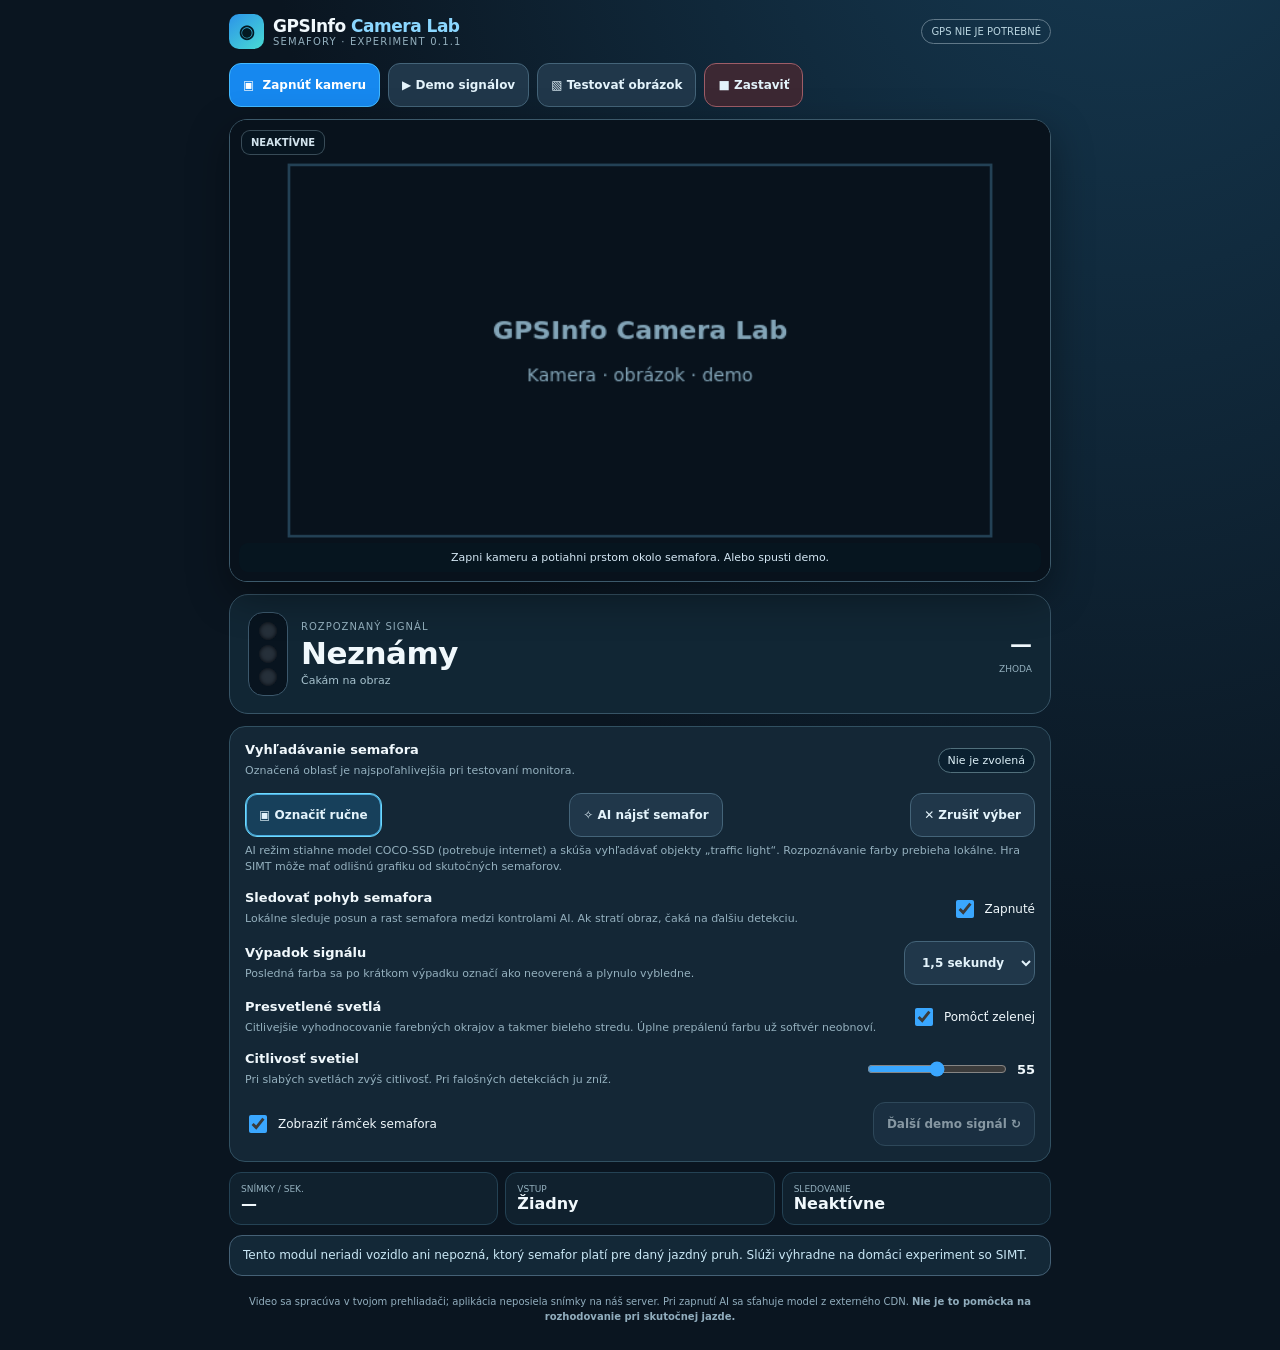
<file: camera-lab.html>
<!doctype html>
<html lang="sk">
<head>
<meta charset="utf-8">
<meta name="viewport" content="width=device-width,initial-scale=1,viewport-fit=cover">
<meta name="theme-color" content="#0a1520">
<meta name="description" content="GPSInfo Camera Lab 0.1.1 — experimentálne rozpoznávanie svetelných signálov zo SIMT bez GPS.">
<title>GPSInfo · Camera Lab 0.1.1</title>
<style>
:root{font-family:Inter,system-ui,-apple-system,"Segoe UI",Roboto,sans-serif;color-scheme:dark;--bg:#0a1520;--card:#142736;--border:#315061;--muted:#94b0be;--text:#f0f8fc;--blue:#3aa7ff;--safe:#58d29b}
*{box-sizing:border-box}body{margin:0;color:var(--text);background:radial-gradient(ellipse at 88% -25%,#173e58,transparent 55%),var(--bg)}button,select,input{font:inherit}button{cursor:pointer}button:disabled{cursor:not-allowed;opacity:.55}button:focus-visible,input:focus-visible,select:focus-visible{outline:3px solid #6cdeed;outline-offset:3px}button:active{transform:scale(.99)}[hidden]{display:none!important}
.app{max-width:850px;margin:auto;padding:14px 14px calc(26px + env(safe-area-inset-bottom))}header{display:flex;align-items:center;justify-content:space-between;gap:10px;margin-bottom:14px}.brand{display:flex;align-items:center;gap:9px}.logo{display:grid;place-items:center;width:35px;height:35px;border-radius:10px;background:linear-gradient(140deg,#2b93e9,#49dbd3);color:#031822;font-weight:1000;font-size:18px}.brand strong{font-size:17px;letter-spacing:-.5px}.brand small{display:block;color:var(--muted);font-size:10px;letter-spacing:1.2px}.tag{border-radius:50px;border:1px solid #607888;padding:6px 9px;font-size:10px;color:#b9d4df;white-space:nowrap}
.controls{display:flex;gap:8px;flex-wrap:wrap;margin-bottom:12px}.btn{border-radius:12px;padding:11px 13px;min-height:44px;color:#e3f3fb;border:1px solid #446479;background:#20374a;font-weight:700;font-size:12px}.btn.main{background:#1688ef;border-color:#43b9ff;color:white}.btn.danger{border-color:#9e5d67;background:#3c2833}.btn.active{border-color:#6cdaff;box-shadow:0 0 0 1px #4cacdf inset;background:#17405b}.btn .mark{margin-right:4px}.file-upload{display:none}
.viewport{position:relative;overflow:hidden;background:#081018;border:1px solid #3c596a;border-radius:18px;box-shadow:0 14px 40px #0006;touch-action:none;user-select:none}.viewport canvas{display:block;width:100%;height:auto;aspect-ratio:16/9;touch-action:none}.scanbadge{position:absolute;left:11px;top:10px;background:#081722c9;border:1px solid #7f9cab66;border-radius:9px;padding:6px 9px;color:#d2e3ed;font-weight:700;font-size:10px;pointer-events:none}.viewport-tip{position:absolute;bottom:9px;left:9px;right:9px;text-align:center;background:#071621d6;color:#d4e7f4;font-size:11px;padding:8px;border-radius:9px;pointer-events:none}
.signal{display:flex;align-items:center;justify-content:space-between;gap:14px;background:#112634;border:1px solid #375466;border-radius:19px;padding:17px 18px;margin:12px 0}.signal-left{display:flex;gap:13px;align-items:center;min-width:0}.signal-icon{display:flex;flex-direction:column;gap:5px;padding:9px 10px;border-radius:15px;background:#08141f;border:1px solid #3c586c}.bulb{display:block;width:18px;height:18px;border-radius:50%;background:#26303a;box-shadow:inset 0 0 4px #03070d}.bulb.red.on{background:#fe565a;box-shadow:0 0 17px #ef4545}.bulb.yellow.on{background:#ffca4a;box-shadow:0 0 17px #ffcc45}.bulb.green.on{background:#54e6a3;box-shadow:0 0 17px #43e2a3}.signal-name,.signal-icon,.confidence{transition:opacity .35s ease}.signal-heading{color:var(--muted);font-size:10px;text-transform:uppercase;letter-spacing:1px}.signal-name{font-weight:900;font-size:clamp(20px,5vw,31px);letter-spacing:-.5px;line-height:1.1;margin:4px 0}.signal-sub{font-size:11px;color:#a6c1cd}.confidence{min-width:75px;text-align:right;font-variant-numeric:tabular-nums}.confidence strong{font-size:22px;display:block}.confidence small{font-size:9px;color:var(--muted);text-transform:uppercase}
.settings{background:var(--card);border:1px solid var(--border);padding:15px;border-radius:16px;margin-top:11px}.row{display:flex;align-items:center;justify-content:space-between;gap:14px}.row +.row{margin-top:14px}.title{font-weight:800;font-size:13px}.hint{color:var(--muted);font-size:11px;line-height:1.45;margin:6px 0 0}.range{width:140px;accent-color:var(--blue)}.pill{display:inline-flex;align-items:center;gap:7px;border-radius:100px;padding:5px 9px;border:1px solid #516f7b;color:#dceff7;background:#0a2030;font-size:11px}.dot{width:8px;height:8px;border-radius:50%;background:#7f90a1}.dot.on{background:#66dfa7}.metrics{display:grid;grid-template-columns:repeat(3,1fr);gap:7px;margin-top:10px}.metric{background:#10212e;border:1px solid #244254;border-radius:12px;padding:11px}.metric small{font-size:9px;color:var(--muted);display:block}.metric strong{font-size:16px;font-variant-numeric:tabular-nums}
.camera-exposure[hidden]{display:none!important}.camera-exposure input{accent-color:var(--blue);width:min(170px,40vw)}.message{background:#132837;border:1px solid #456176;border-radius:13px;padding:11px 13px;color:#c9e7f5;font-size:12px;line-height:1.45;margin-top:10px}.message.warn{border-color:#9a8262;background:#342b23;color:#ffe6b6}.message.error{border-color:#b27777;background:#422a2d;color:#ffd4d4}.footer{color:#91adbd;text-align:center;font-size:10px;margin:18px 0 0;line-height:1.5}code{background:#1b3848;padding:1px 5px;border-radius:4px}.switch{display:flex;align-items:center;gap:8px;font-size:12px}.switch input{accent-color:var(--blue);width:18px;height:18px}
@media(max-width:490px){.app{padding:10px 9px 32px}.tag{font-size:9px}.btn{padding:9px 10px;font-size:11px;flex:1 1 auto}.controls{gap:6px}.signal{padding:13px}.signal-icon{gap:4px;padding:8px}.bulb{width:16px;height:16px}.confidence{min-width:57px}.confidence strong{font-size:20px}.metrics{gap:5px}.metric{padding:9px}.metric strong{font-size:14px}}
</style>
</head>
<body>
<main class="app">
<header><div class="brand"><span class="logo">◉</span><div><strong>GPSInfo <span style="color:#8bd7ff">Camera Lab</span></strong><small>SEMAFORY · EXPERIMENT 0.1.1</small></div></div><span class="tag">GPS NIE JE POTREBNÉ</span></header>
<div class="controls" aria-label="Zdroj obrazu">
<button class="btn main" id="startCam" type="button"><span class="mark">▣</span> Zapnúť kameru</button>
<button class="btn" id="demoBtn" type="button">▶ Demo signálov</button>
<button class="btn" id="openImage" type="button">▧ Testovať obrázok</button>
<input id="fileInput" class="file-upload" type="file" accept="image/png,image/jpeg,image/webp" aria-label="Vybrať obrázok zo SIMT">
<button class="btn danger" id="stopBtn" type="button">■ Zastaviť</button>
</div>
<div class="viewport" id="view"><canvas id="frame" width="640" height="360" aria-label="Obraz s označenou oblasťou semafora"></canvas><div class="scanbadge" id="sourceLabel">NEAKTÍVNE</div><div class="viewport-tip" id="viewportTip">Zapni kameru a potiahni prstom okolo semafora. Alebo spusti demo.</div></div>
<video id="video" autoplay playsinline muted hidden></video>
<canvas id="raw" width="640" height="360" hidden></canvas>
<div class="signal" role="status" aria-live="polite"><div class="signal-left"><div class="signal-icon" aria-hidden="true"><span class="bulb red" id="lampRed"></span><span class="bulb yellow" id="lampYellow"></span><span class="bulb green" id="lampGreen"></span></div><div><div class="signal-heading">Rozpoznaný signál</div><div class="signal-name" id="signalName">Neznámy</div><div class="signal-sub" id="signalDetail">Čakám na obraz</div></div></div><div class="confidence"><strong id="confidence">—</strong><small>zhoda</small></div></div>
<div class="settings">
<div class="row"><div><div class="title">Vyhľadávanie semafora</div><div class="hint">Označená oblasť je najspoľahlivejšia pri testovaní monitora.</div></div><span class="pill" id="roiIndicator">Nie je zvolená</span></div>
<div class="row" style="flex-wrap:wrap"><button class="btn active" type="button" id="manualBtn">▣ Označiť ručne</button><button class="btn" type="button" id="autoBtn">✧ AI nájsť semafor</button><button class="btn" type="button" id="clearBtn">✕ Zrušiť výber</button></div>
<p class="hint">AI režim stiahne model COCO-SSD (potrebuje internet) a skúša vyhľadávať objekty „traffic light“. Rozpoznávanie farby prebieha lokálne. Hra SIMT môže mať odlišnú grafiku od skutočných semaforov.</p>
<div class="row" style="margin-top:15px"><div><div class="title">Sledovať pohyb semafora</div><div class="hint">Lokálne sleduje posun a rast semafora medzi kontrolami AI. Ak stratí obraz, čaká na ďalšiu detekciu.</div></div><label class="switch"><input type="checkbox" id="enableTracking" checked> Zapnuté</label></div>
<div class="row"><div><div class="title">Výpadok signálu</div><div class="hint">Posledná farba sa po krátkom výpadku označí ako neoverená a plynulo vybledne.</div></div><select id="fadeTime" class="btn" aria-label="Doba vyblednutia"><option value="1000">1 sekunda</option><option value="1500" selected>1,5 sekundy</option><option value="2000">2 sekundy</option></select></div>
<div class="row"><div><div class="title">Presvetlené svetlá</div><div class="hint">Citlivejšie vyhodnocovanie farebných okrajov a takmer bieleho stredu. Úplne prepálenú farbu už softvér neobnoví.</div></div><label class="switch"><input type="checkbox" id="glareMode" checked> Pomôcť zelenej</label></div>
<div class="row camera-exposure" id="exposureRow" hidden><div><div class="title">Expozícia kamery</div><div class="hint">Hardvérové zníženie expozície, len ak ho podporuje Chrome a fotoaparát.</div></div><div style="display:flex;gap:8px;align-items:center"><input type="range" id="cameraExposure"><strong id="exposureValue" style="font-size:12px">—</strong></div></div>
<div class="row" style="margin-top:15px"><div><div class="title">Citlivosť svetiel</div><div class="hint">Pri slabých svetlách zvýš citlivosť. Pri falošných detekciách ju zníž.</div></div><div style="display:flex;align-items:center;gap:8px"><input class="range" id="sensitivity" type="range" min="20" max="90" step="5" value="55"><strong id="sensitivityValue" style="font-size:13px">55</strong></div></div>
<div class="row"><label class="switch"><input type="checkbox" id="showOverlay" checked> Zobraziť rámček semafora</label><button class="btn" id="demoNext" type="button" disabled>Ďalší demo signál ↻</button></div>
</div>
<div class="metrics"><div class="metric"><small>SNÍMKY / SEK.</small><strong id="fps">—</strong></div><div class="metric"><small>VSTUP</small><strong id="inputMode">Žiadny</strong></div><div class="metric"><small>SLEDOVANIE</small><strong id="trackingStatus">Neaktívne</strong></div></div>
<div class="message" id="message" role="status">Tento modul neriadi vozidlo ani nepozná, ktorý semafor platí pre daný jazdný pruh. Slúži výhradne na domáci experiment so SIMT.</div>
<div class="footer">Video sa spracúva v tvojom prehliadači; aplikácia neposiela snímky na náš server. Pri zapnutí AI sa sťahuje model z externého CDN. <strong>Nie je to pomôcka na rozhodovanie pri skutočnej jazde.</strong></div>
</main>
<script>
'use strict';
// GPSInfo Camera Lab 0.1.1 — experiment bez GPS, zvukových a jazdných pokynov.
// Všetka analýza pixelov sa vykonáva na tomto zariadení.
const $=id=>document.getElementById(id),W=640,H=360;
const canvas=$('frame'),ctx=canvas.getContext('2d',{willReadFrequently:false});
const raw=$('raw'),rawCtx=raw.getContext('2d',{willReadFrequently:true});
const state={source:'off',stream:null,image:null,mode:'manual',roi:null,drag:null,sensitivity:55,overlay:true,trackEnabled:true,glareMode:true,fadeMs:1500,signal:'unknown',conf:0,candidateHistory:[],pendingSignal:'unknown',pendingCount:0,lastConfirmedAt:0,lastFrame:0,frames:0,fpsTime:0,fps:0,demoIndex:0,demoSince:0,lastAi:0,aiBusy:false,model:null,aiLoading:false,aiMisses:0,tracker:null,trackAt:0,aiAt:0,exposureTrack:null};
const colors={red:'#ff5d66',yellow:'#ffd15a',green:'#59e6a1',unknown:'#a1b6c6'};
function alertMsg(message,type='normal'){$('message').textContent=message;$('message').className='message '+(type==='normal'?'':type);}
function clamp(n,a,b){return Math.max(a,Math.min(b,n));}
function normalizedRect(r){const x=clamp(r.x,0,1),y=clamp(r.y,0,1);return {x,y,w:clamp(r.w,0,1-x),h:clamp(r.h,0,1-y)};}
function resetSignal(){state.signal='unknown';state.conf=0;state.pendingSignal='unknown';state.pendingCount=0;state.lastConfirmedAt=0;state.candidateHistory=[];renderSignal('unknown',0,'Čakám na stabilný signál');}
function renderSignal(value,confidence,detail,opacity=1){const names={red:'ČERVENÁ',yellow:'ŽLTÁ',green:'ZELENÁ',unknown:'Neznámy'}; $('signalName').textContent=names[value];$('signalName').style.color=colors[value];$('confidence').textContent=value==='unknown'?'—':Math.round(confidence*100)+' %';$('signalDetail').textContent=detail;const alpha=clamp(opacity,0,1);for(const el of [$('signalName'),$('confidence'),document.querySelector('.signal-icon')])el.style.opacity=String(alpha);for(const c of ['Red','Yellow','Green'])$('lamp'+c).classList.toggle('on',c.toLowerCase()===value);}
function formatTracking(s){$('trackingStatus').textContent=s;}
function setRoi(roi,{preserve=false,fromAi=false}={}){const old=state.roi;state.roi=roi?normalizedRect(roi):null;if(!preserve){resetSignal();state.tracker=null;state.trackAt=0;}else if(fromAi&&old&&state.tracker){ // Detekcia môže zmeniť mierku; nová šablóna vznikne z aktuálneho rámca.
  state.tracker=null;
 }$('roiIndicator').textContent=state.roi?'Oblasť vybraná':'Nie je zvolená';if(!state.roi){resetSignal();state.tracker=null;formatTracking('Bez rámčeka');}}
function rectCenter(r){return {x:r.x+r.w/2,y:r.y+r.h/2};}
function blendRect(a,b,k){return normalizedRect({x:a.x*(1-k)+b.x*k,y:a.y*(1-k)+b.y*k,w:a.w*(1-k)+b.w*k,h:a.h*(1-k)+b.h*k});}
function setMode(mode){state.mode=mode;$('manualBtn').classList.toggle('active',mode==='manual');$('autoBtn').classList.toggle('active',mode==='auto');}
function stopMedia(){if(state.stream){for(const t of state.stream.getTracks())t.stop();state.stream=null;}state.exposureTrack=null;$('exposureRow').hidden=true;const v=$('video');v.pause();v.srcObject=null;state.image?.close?.();state.image=null;state.tracker=null;formatTracking('Neaktívne');}
function initExposure(track){state.exposureTrack=null;$('exposureRow').hidden=true;const caps=track?.getCapabilities?.();const range=caps?.exposureCompensation;if(!range||!Number.isFinite(range.min)||!Number.isFinite(range.max)||range.max<=range.min)return;const slider=$('cameraExposure');slider.min=String(range.min);slider.max=String(range.max);slider.step=String(range.step||0.1);const current=track.getSettings?.().exposureCompensation;slider.value=String(Number.isFinite(current)?current:clamp(0,range.min,range.max));$('exposureValue').textContent=Number(slider.value).toFixed(1);state.exposureTrack=track;$('exposureRow').hidden=false;}
$('cameraExposure').addEventListener('input',async e=>{const track=state.exposureTrack;if(!track)return;const amount=Number(e.target.value);$('exposureValue').textContent=amount.toFixed(1);try{await track.applyConstraints({advanced:[{exposureCompensation:amount}]});}catch(err){alertMsg('Fotoaparát nepovolil zmenu expozície: '+err.message,'warn');}});
function stopAll(){stopMedia();state.source='off';state.lastFrame=0;$('inputMode').textContent='Žiadny';$('sourceLabel').textContent='NEAKTÍVNE';$('demoNext').disabled=true;$('viewportTip').hidden=false;rawCtx.clearRect(0,0,W,H);ctx.clearRect(0,0,W,H);drawIdle();resetSignal();alertMsg('Kamera je vypnutá. Môžeš spustiť demo, vybrať obrázok alebo zapnúť kameru.');}
function drawIdle(){ctx.fillStyle='#08121c';ctx.fillRect(0,0,W,H);ctx.strokeStyle='#234155';ctx.lineWidth=2;ctx.strokeRect(46,35,W-92,H-70);ctx.fillStyle='#83a5b8';ctx.font='bold 20px system-ui';ctx.textAlign='center';ctx.fillText('GPSInfo Camera Lab',W/2,H/2-9);ctx.font='14px system-ui';ctx.fillText('Kamera · obrázok · demo',W/2,H/2+24);ctx.textAlign='start';}
async function startCamera(){stopMedia();state.source='off';resetSignal();if(!navigator.mediaDevices?.getUserMedia){alertMsg('Kamera vyžaduje zabezpečenú HTTPS stránku v podporovanom prehliadači.','error');return;}alertMsg('Žiadam o prístup k zadnej kamere…');try{const stream=await navigator.mediaDevices.getUserMedia({audio:false,video:{facingMode:{ideal:'environment'},width:{ideal:1280},height:{ideal:720},frameRate:{ideal:20,max:30}}});state.stream=stream;initExposure(stream.getVideoTracks()[0]);const v=$('video');v.srcObject=stream;await v.play();state.source='camera';state.lastFrame=0;$('sourceLabel').textContent='ŽIVÁ KAMERA';$('inputMode').textContent='Kamera';$('demoNext').disabled=true;$('viewportTip').hidden=false;alertMsg('Kamera beží. Potiahni prstom po obraze a označ celý semafor. Pre automatiku stlač „AI nájsť semafor“.');}catch(err){stopMedia();state.source='off';const e=err?.name||'';alertMsg(e==='NotAllowedError'?'Prístup ku kamere bol zamietnutý. Povoľ ho v Chrome.':e==='NotFoundError'?'Kamera sa nenašla.':`Kameru sa nepodarilo zapnúť: ${err?.message||e}`,'error');}}
function startDemo(){stopMedia();state.source='demo';state.demoIndex=0;state.demoSince=performance.now();state.lastFrame=0;$('sourceLabel').textContent='DEMO · SIMULÁCIA';$('inputMode').textContent='Demo';$('demoNext').disabled=false;$('viewportTip').hidden=true;setMode('manual');setRoi({x:297/W,y:85/H,w:65/W,h:160/H});alertMsg('Demo strieda červenú, žltú a zelenú. Toto nie je video zo SIMT – najprv tým overíme algoritmus.');}
function demoNext(){state.demoIndex=(state.demoIndex+1)%3;state.demoSince=performance.now();state.candidateHistory=[];}
function drawDemoScene(g,t){const grad=g.createLinearGradient(0,0,0,H);grad.addColorStop(0,'#28394f');grad.addColorStop(1,'#111e2b');g.fillStyle=grad;g.fillRect(0,0,W,H);
 g.fillStyle='#303c48';g.fillRect(0,240,W,120);g.fillStyle='#19232d';g.fillRect(0,257,W,103);g.fillStyle='#777f88';for(let x=0;x<W;x+=120)g.fillRect(x,304,62,3);
 for(const [x,y,w,h] of [[22,100,100,142],[133,70,72,175],[439,85,80,167],[536,114,80,138]]){g.fillStyle='#1b2b39';g.fillRect(x,y,w,h);g.fillStyle='#4d6173';for(let xx=x+13;xx<x+w-7;xx+=24)for(let yy=y+18;yy<y+h-9;yy+=28)g.fillRect(xx,yy,11,12);}
 g.fillStyle='#5a6977';g.fillRect(328,235,7,61);g.fillStyle='#121921';g.fillRect(296,82,67,160);g.fillStyle='#36414d';g.fillRect(301,88,57,150);g.fillStyle='#10161d';g.fillRect(306,93,47,141);g.strokeStyle='#7e8c9b';g.lineWidth=2;g.strokeRect(298,85,63,157);
 const selected=['red','yellow','green'][state.demoIndex];const lamps=[['red',111,'#ff414b'],['yellow',160,'#ffcd42'],['green',211,'#3be68b']];
 for(const [c,y,color] of lamps){g.beginPath();g.arc(329,y,20,0,Math.PI*2);g.fillStyle='#0c1419';g.fill();g.beginPath();g.arc(329,y,14,0,Math.PI*2);g.fillStyle=c===selected?color:'#27313a';g.fill();if(c===selected){g.shadowColor=color;g.shadowBlur=22;g.beginPath();g.arc(329,y,9,0,Math.PI*2);g.fillStyle=color;g.fill();g.shadowBlur=0;}}
 g.textAlign='left';g.font='bold 13px system-ui';g.fillStyle='#b5d2e4';g.fillText('VIRTUÁLNA KRIŽOVATKA · TEST',18,28);g.font='12px system-ui';g.fillStyle='#acc0d1';g.fillText('ČERVENÁ → ŽLTÁ → ZELENÁ',18,49);}
function drawCover(g,src,sw,sh){const scale=Math.max(W/sw,H/sh),cropW=W/scale,cropH=H/scale;g.drawImage(src,(sw-cropW)/2,(sh-cropH)/2,cropW,cropH,0,0,W,H);}
function frameSource(now){rawCtx.clearRect(0,0,W,H);if(state.source==='demo'){if(now-state.demoSince>=3400)demoNext();drawDemoScene(rawCtx,now);return true;}if(state.source==='camera'){const v=$('video');if(v.readyState<2||!v.videoWidth)return false;drawCover(rawCtx,v,v.videoWidth,v.videoHeight);return true;}if(state.source==='image'&&state.image){drawCover(rawCtx,state.image,state.image.width,state.image.height);return true;}return false;}
// Čisto lokálna analýza pixelov. Pri úplne bielej (255,255,255) nie je možné obnoviť informáciu o farbe.
function analyzeTrafficLight(imageData,rect,sensitivity=55,glare=state.glareMode){
 if(!rect)return {signal:'unknown',confidence:0,scores:[0,0,0],reason:'Bez oblasti'};
 const w=imageData.width,h=imageData.height,d=imageData.data;
 const x0=clamp(Math.round(rect.x*w),0,w-1),y0=clamp(Math.round(rect.y*h),0,h-1);
 const x1=clamp(Math.round((rect.x+rect.w)*w),x0+1,w),y1=clamp(Math.round((rect.y+rect.h)*h),y0+1,h);
 const rw=x1-x0,rh=y1-y0;if(rw<10||rh<20)return {signal:'unknown',confidence:0,scores:[0,0,0],reason:'Príliš malý výber'};
 const minBright=clamp(149-(sensitivity-55)*.95,91,188),scores=[0,0,0],colored=[0,0,0],whites=[0,0,0];
 const minDelta=glare?8:32;
 // Slabý farebný náznak na okraji prepáleného svetla má prednosť pred neutrálnou bielou.
 for(let y=y0;y<y1;y++){
  const yy=(y-y0)/rh;
  const zone=yy<.405?0:yy<.735?1:2;
  for(let x=x0;x<x1;x++){
   const xx=(x-x0)/rw;if(xx<.18||xx>.82)continue;
   const i=(y*w+x)*4,r=d[i],g=d[i+1],bl=d[i+2],max=Math.max(r,g,bl),min=Math.min(r,g,bl);
   if(max<minBright)continue;
   if(glare&&min>=226&&max-min<minDelta){whites[zone]++;continue;}
   const diff=max-min;if(diff<minDelta)continue;
   const red=r>g*(glare?1.13:1.38)&&r>bl*1.20&&r-g>=minDelta;
   const yellow=r>bl*(glare?1.15:1.42)&&g>bl*(glare?1.10:1.36)&&g>=r*.76;
   const green=g>=r*(glare?1.055:1.24)&&g>=bl*(glare?.96:1.14)&&g-r>=minDelta*.8;
   if(zone===0&&red){colored[0]++;scores[0]+=1;}
   else if(zone===1&&yellow){colored[1]++;scores[1]+=1;}
   else if(zone===2&&green){colored[2]++;scores[2]+=1.20;}
  }
 }
 if(glare){for(let i=0;i<3;i++)if(colored[i]>=3){ // Na plne biely stred sa nespoliehame samostatne.
    scores[i]+=Math.min(whites[i]*.22,colored[i]*1.15);
 }}
 const ordered=scores.map((n,i)=>({n,i})).sort((a,b)=>b.n-a.n),first=ordered[0],other=ordered[1];
 const minHits=Math.max(4,Math.floor(rw*rh*.0008));
 if(first.n<minHits||colored[first.i]<3||first.n<other.n*1.23+2)return {signal:'unknown',confidence:0,scores,reason:'Farba je slabá alebo presvetlená'};
 const strength=clamp(first.n/(Math.max(12,rw*rh*.018)),0,1),margin=clamp((first.n-other.n)/Math.max(1,first.n),0,1);
 return {signal:['red','yellow','green'][first.i],confidence:clamp(.29+.39*strength+.30*margin,.3,.98),scores,reason:'Farebný náznak vo vybranej oblasti'};
}
// Hysteréza: potvrdená farba sa nemení pri jednej chybnej snímke; výpadky nespôsobujú bliknutie.
function stableSignal(result,now=performance.now()){
 const name=result.signal;
 if(name!=='unknown'){
  if(name===state.pendingSignal)state.pendingCount++;else{state.pendingSignal=name;state.pendingCount=1;}
  const threshold=state.signal==='unknown'?2:3;
  if(state.pendingCount>=threshold){state.signal=name;state.conf=result.confidence;state.lastConfirmedAt=now;}
 }else{state.pendingSignal='unknown';state.pendingCount=0;}
 if(state.signal==='unknown')return {value:'unknown',confidence:0,detail:name==='unknown'?result.reason:'Overujem signál…',opacity:1};
 const age=Math.max(0,now-state.lastConfirmedAt),holdMs=850;
 if(age<=holdMs)return {value:state.signal,confidence:state.conf,detail:name===state.signal?'Signál potvrdený':'Overujem zmenu…',opacity:1};
 const fade=state.fadeMs,progress=clamp((age-holdMs)/fade,0,1);
 if(progress>=1){state.signal='unknown';state.conf=0;return {value:'unknown',confidence:0,detail:'Signál neoverený – hľadám semafor',opacity:1};}
 return {value:state.signal,confidence:state.conf,detail:'Posledný signál · momentálne neoverený',opacity:1-progress*.8};
}
// Jednoduchý lokálny tracker: normalizovaná korelácia jasovej štruktúry okolo vyznačeného
// semafora. Vyhľadáva posun a miernu zmenu veľkosti medzi spusteniami AI.
const TRACK_POINTS=(()=>{const a=[];for(let iy=1;iy<=10;iy++)for(let ix=1;ix<=6;ix++)a.push([ix/7,iy/11]);return a;})();
function sampleGray(image,x,y){const xx=clamp(Math.round(x),0,image.width-1),yy=clamp(Math.round(y),0,image.height-1),i=(yy*image.width+xx)*4,d=image.data;return d[i]*.299+d[i+1]*.587+d[i+2]*.114;}
function makeTemplate(image,r){const rect={x:r.x*W,y:r.y*H,w:r.w*W,h:r.h*H};const v=TRACK_POINTS.map(([x,y])=>sampleGray(image,rect.x+x*rect.w,rect.y+y*rect.h));const mean=v.reduce((a,b)=>a+b,0)/v.length,dev=v.map(x=>x-mean),variance=dev.reduce((a,b)=>a+b*b,0);return variance>v.length*130?{dev,variance,rect}:null;}
function templateCorrelation(image,t,r){let sum=0,sumSq=0,dot=0;for(let i=0;i<TRACK_POINTS.length;i++){const p=TRACK_POINTS[i],v=sampleGray(image,r.x+p[0]*r.w,r.y+p[1]*r.h);sum+=v;sumSq+=v*v;dot+=t.dev[i]*v;}const varNow=sumSq-sum*sum/TRACK_POINTS.length;return varNow>1?dot/Math.sqrt(t.variance*varNow):0;}
function trackObject(image,now){if(!state.roi||!state.trackEnabled||state.source!=='camera'){formatTracking(!state.roi?'Bez rámčeka':!state.trackEnabled?'Vypnuté':state.source==='demo'?'Demo':'Obrázok');return;}
 if(!state.tracker){state.tracker=makeTemplate(image,state.roi);state.trackAt=now;formatTracking(state.tracker?'Sledujem':'Málo detailov');return;}
 if(now-state.trackAt<285)return;state.trackAt=now;
 const t=state.tracker,old=state.roi,center=rectCenter(old),x=center.x*W,y=center.y*H,w=old.w*W,h=old.h*H;
 const sx=Math.min(74,Math.max(29,w*.83)),sy=Math.min(65,Math.max(25,h*.40));
 let best={score:-Infinity,rect:null,corr:0};
 for(const scale of [.94,1,1.065]){
  const cw=w*scale,ch=h*scale;
  for(let dy=-sy;dy<=sy;dy+=6){
   for(let dx=-sx;dx<=sx;dx+=6){
    const candidate={x:x+dx-cw/2,y:y+dy-ch/2,w:cw,h:ch};
    if(candidate.x<0||candidate.y<0||candidate.x+cw>W||candidate.y+ch>H)continue;
    const corr=templateCorrelation(image,t,candidate);
    const score=corr-.028*Math.hypot(dx/sx,dy/sy)-.017*Math.abs(Math.log(scale));
    if(score>best.score)best={score,rect:candidate,corr};
   }
  }
 }
 if(best.rect&&best.corr>.76){const b=best.rect;state.roi=normalizedRect({x:b.x/W,y:b.y/H,w:b.w/W,h:b.h/H});
    if(now-(t.refreshedAt||0)>1100&&best.corr>.88){const fresh=makeTemplate(image,state.roi);if(fresh){fresh.refreshedAt=now;state.tracker=fresh;}}
    formatTracking('Pohyb · '+Math.round(best.corr*100)+' %');
 }else{formatTracking('Strácam bod');}
}
function drawOutline(){if(!state.overlay)return;const r=state.drag?state.drag:state.roi;if(!r)return;const rect=normalizedRect(r);if(rect.w<.001||rect.h<.001)return;ctx.save();ctx.lineWidth=3;ctx.strokeStyle=state.mode==='auto'?'#f5c66d':'#52caff';ctx.setLineDash([10,6]);ctx.strokeRect(rect.x*W,rect.y*H,rect.w*W,rect.h*H);ctx.fillStyle='#2dbbff18';ctx.fillRect(rect.x*W,rect.y*H,rect.w*W,rect.h*H);ctx.setLineDash([]);ctx.font='bold 12px system-ui';ctx.fillStyle='#e0f5ff';ctx.fillText(state.mode==='auto'?'AI SEMAFOR':'VYBRANÝ SEMAFOR',rect.x*W+4,Math.max(15,rect.y*H-8));ctx.restore();}
function updateFps(now){state.frames++;if(!state.fpsTime)state.fpsTime=now;if(now-state.fpsTime>1500){state.fps=state.frames*1000/(now-state.fpsTime);$('fps').textContent=state.fps.toFixed(1);state.frames=0;state.fpsTime=now;}}
function tick(now){requestAnimationFrame(tick);if(now-state.lastFrame<135)return;state.lastFrame=now;
 if(!frameSource(now))return;ctx.clearRect(0,0,W,H);ctx.drawImage(raw,0,0,W,H);
 if(state.source==='camera'||state.source==='image'||state.source==='demo'){
 if(state.mode==='auto'&&state.model&&!state.aiBusy&&state.source!=='demo'&&now-state.lastAi>1700)runAi(now);
 if(state.roi){const im=rawCtx.getImageData(0,0,W,H);trackObject(im,now);const result=analyzeTrafficLight(im,state.roi,state.sensitivity,state.glareMode),st=stableSignal(result,now);renderSignal(st.value,st.confidence,st.detail,st.opacity);}else{renderSignal('unknown',0,'Potiahni prstom okolo semafora');formatTracking('Bez rámčeka');}
 drawOutline();updateFps(now);
 }}
function pointerPos(event){const bound=canvas.getBoundingClientRect();return {x:clamp((event.clientX-bound.left)/bound.width,0,1),y:clamp((event.clientY-bound.top)/bound.height,0,1)};}
canvas.addEventListener('pointerdown',e=>{if(state.source==='off')return;setMode('manual');const p=pointerPos(e);state.drag={x:p.x,y:p.y,w:0,h:0};canvas.setPointerCapture(e.pointerId);});
canvas.addEventListener('pointermove',e=>{if(!state.drag)return;const p=pointerPos(e),anchor=state.drag._anchor||{x:state.drag.x,y:state.drag.y};state.drag={x:Math.min(anchor.x,p.x),y:Math.min(anchor.y,p.y),w:Math.abs(p.x-anchor.x),h:Math.abs(p.y-anchor.y),_anchor:anchor};});
canvas.addEventListener('pointerup',e=>{if(!state.drag)return;const p=pointerPos(e),a=state.drag._anchor||{x:state.drag.x,y:state.drag.y},rect={x:Math.min(a.x,p.x),y:Math.min(a.y,p.y),w:Math.abs(p.x-a.x),h:Math.abs(p.y-a.y)};state.drag=null;if(rect.w<.02||rect.h<.04){alertMsg('Označ celý semafor potiahnutím prsta – nie iba ťuknutím.','warn');return;}setRoi(rect);$('viewportTip').hidden=true;alertMsg('Oblasť semafora je vybraná. Rozpoznávam farbu a overujem ju na viacerých snímkach.');});
canvas.addEventListener('pointercancel',()=>state.drag=null);
function loadScript(src){return new Promise((resolve,reject)=>{const el=document.createElement('script');el.src=src;el.async=true;el.onload=resolve;el.onerror=()=>reject(new Error('Nedostupná knižnica: '+src));document.head.append(el);});}
async function enableAi(){if(state.source==='off'){alertMsg('Najprv zapni kameru alebo načítaj obrázok.','warn');return;}if(state.source==='demo'){alertMsg('V syntetickom deme testuj ručný výber. AI je určená pre kameru a obrázky.','warn');return;}setMode('auto');if(state.model){alertMsg('AI je aktívna. Hľadám semafor v obraze…');return;}if(state.aiLoading)return;state.aiLoading=true;$('autoBtn').disabled=true;alertMsg('Sťahujem AI model (vyžaduje internet). Prvé načítanie môže trvať dlhšie…');try{if(!window.tf)await loadScript('https://cdn.jsdelivr.net/npm/@tensorflow/tfjs@4.22.0/dist/tf.min.js');if(!window.cocoSsd)await loadScript('https://cdn.jsdelivr.net/npm/@tensorflow-models/coco-ssd@2.2.3/dist/coco-ssd.min.js');await tf.ready();state.model=await cocoSsd.load({base:'lite_mobilenet_v2'});state.aiMisses=0;state.lastAi=0;alertMsg('AI model je pripravený. Detekcia semafora nemusí pri hre SIMT fungovať; vtedy ho označ ručne.');}catch(err){setMode('manual');alertMsg('AI model sa nepodarilo načítať: '+err.message+'. Ručné označenie funguje aj bez neho.','warn');}finally{state.aiLoading=false;$('autoBtn').disabled=false;}}
async function runAi(now){
 state.lastAi=now;if(state.aiBusy||!state.model)return;state.aiBusy=true;
 try{
  const results=await state.model.detect(raw,8,.31);if(state.mode!=='auto'||state.source==='off')return;
  const objects=results.filter(v=>v.class==='traffic light');
  if(objects.length){
   // Počas jazdy nechceme skákať medzi viacerými semaformi. Sleduj hlavne už zvolený objekt.
   const current=state.roi,pc=current?rectCenter(current):null;
   const ranked=objects.map(o=>{const b=o.bbox,mid={x:(b[0]+b[2]/2)/W,y:(b[1]+b[3]/2)/H};const distance=pc?Math.hypot((mid.x-pc.x)*W,(mid.y-pc.y)*H):0;return {o,rank:o.score-(pc?Math.min(.85,distance/240)*.65:0),distance};}).sort((a,b)=>b.rank-a.rank);
   const chosen=ranked[0],b=chosen.o.bbox;
   const proposal=normalizedRect({x:(b[0]-b[2]*.075)/W,y:(b[1]-b[3]*.055)/H,w:b[2]*1.15/W,h:b[3]*1.11/H});
   // Farba sa nesmie vynulovať len preto, že detektor upravil rámček.
   const close=current&&chosen.distance<Math.max(95,current.w*W*2.3);
   setRoi(close?blendRect(current,proposal,.83):proposal,{preserve:close,fromAi:true});
   state.aiAt=performance.now();state.aiMisses=0;$('viewportTip').hidden=true;
  }else{
   state.aiMisses++;
   // Krátky výpadok detektora nesmie zmazať rámček ani potvrdený signál.
   if(state.aiMisses>=4){$('viewportTip').textContent='AI semafor práve nevidí. Skúšam sledovanie; prípadne ho vyznač ručne.';$('viewportTip').hidden=false;}
   if(state.aiMisses>=10&&state.aiAt&&performance.now()-state.aiAt>15500){setRoi(null);}
  }
 }catch(err){console.warn('AI detection:',err);alertMsg('Rozpoznávanie modelom zlyhalo: '+err.message,'warn');setMode('manual');}
 finally{state.aiBusy=false;}
}
$('startCam').addEventListener('click',startCamera);
$('demoBtn').addEventListener('click',startDemo);
$('stopBtn').addEventListener('click',stopAll);
$('demoNext').addEventListener('click',demoNext);
$('openImage').addEventListener('click',()=>$('fileInput').click());
$('fileInput').addEventListener('change',async e=>{const f=e.target.files?.[0];e.target.value='';if(!f)return;if(f.size>12*1024*1024){alertMsg('Obrázok musí mať maximálne 12 MB.','warn');return;}try{const img=await createImageBitmap(f);stopMedia();state.image=img;state.source='image';state.lastFrame=0;$('sourceLabel').textContent='OBRÁZOK ZO SÚBORU';$('inputMode').textContent='Obrázok';$('demoNext').disabled=true;$('viewportTip').hidden=false;setRoi(null);alertMsg('Obrázok je načítaný. Potiahni prstom okolo semafora.');}catch(err){alertMsg('Obrázok sa nepodarilo otvoriť: '+err.message,'error');}});
$('manualBtn').addEventListener('click',()=>{setMode('manual');alertMsg('Ručný režim. V obraze vyznač semafor potiahnutím prsta.');});
$('autoBtn').addEventListener('click',enableAi);
$('clearBtn').addEventListener('click',()=>{setMode('manual');setRoi(null);$('viewportTip').hidden=false;alertMsg('Výber zrušený. Označ ďalší semafor.');});
$('sensitivity').addEventListener('input',e=>{state.sensitivity=Number(e.target.value);$('sensitivityValue').textContent=String(state.sensitivity);});
$('enableTracking').addEventListener('change',e=>{state.trackEnabled=e.target.checked;state.tracker=null;formatTracking(state.trackEnabled?'Čakám na bod':'Vypnuté');});
$('glareMode').addEventListener('change',e=>{state.glareMode=e.target.checked;});
$('fadeTime').addEventListener('change',e=>{state.fadeMs=Number(e.target.value);});
$('showOverlay').addEventListener('change',e=>state.overlay=e.target.checked);
document.addEventListener('visibilitychange',()=>{if(document.hidden&&state.source==='camera')renderSignal('unknown',0,'Obraz na pozadí nemusí byť dostupný');});
window.addEventListener('pagehide',stopMedia);
drawIdle();requestAnimationFrame(tick);
// Exposed only for locally reproducible regression tests; no data leaves this page.
window.CameraLabTest={analyzeTrafficLight,stableSignal,drawDemoScene,makeTemplate,templateCorrelation,trackObject,setRoi,renderSignal,get state(){return state;}};
</script>
</body>
</html>
</file>
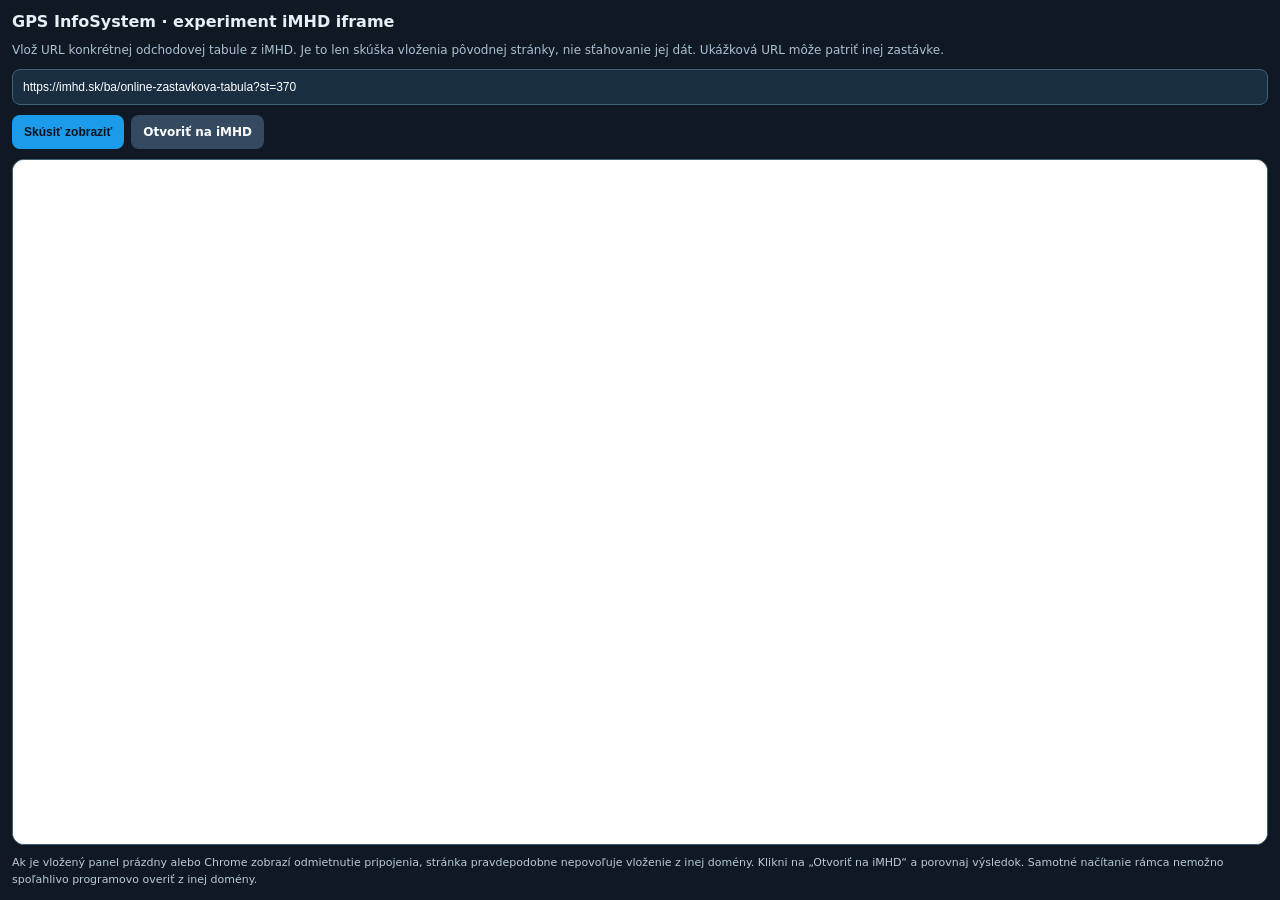
<file: Info-GPS-iframe-test.html>
<!doctype html>
<html lang="sk">
<head>
  <meta charset="utf-8">
  <meta name="viewport" content="width=device-width, initial-scale=1, viewport-fit=cover">
  <meta name="theme-color" content="#101923">
  <title>GPS InfoSystem — test iMHD iframe</title>
  <style>
    *{box-sizing:border-box}
    html,body{margin:0;min-height:100%;font-family:system-ui,-apple-system,Segoe UI,sans-serif;background:#101923;color:#e6eef6}
    .app{height:100dvh;display:flex;flex-direction:column;gap:10px;padding:12px;padding-bottom:calc(12px + env(safe-area-inset-bottom))}
    h1{font-size:16px;margin:0}
    p{font-size:12px;line-height:1.5;color:#abc1d3;margin:0}
    .bar{display:flex;gap:7px;flex-wrap:wrap}
    input{width:100%;min-width:0;background:#192e40;color:white;border:1px solid #3d6075;border-radius:8px;padding:10px;font-size:12px}
    button,a.action{display:inline-flex;align-items:center;justify-content:center;text-decoration:none;background:#1b9bea;color:#07131c;border:0;border-radius:8px;padding:10px 12px;font-weight:650;font-size:12px}
    a.action{background:#344a60;color:white}
    .frame{position:relative;flex:1;min-height:220px;border:1px solid #3d6075;border-radius:12px;overflow:hidden;background:#f2f2f2}
    iframe{width:100%;height:100%;border:0;background:white}
    .notice{font-size:11px;color:#b9c9d8}
  </style>
</head>
<body>
  <div class="app">
    <h1>GPS InfoSystem · experiment iMHD iframe</h1>
    <p>Vlož URL konkrétnej odchodovej tabule z iMHD. Je to len skúška vloženia pôvodnej stránky, nie sťahovanie jej dát. Ukážková URL môže patriť inej zastávke.</p>
    <input id="url" aria-label="URL odchodovej tabule" type="url" value="https://imhd.sk/ba/online-zastavkova-tabula?st=370" spellcheck="false">
    <div class="bar">
      <button type="button" id="show">Skúsiť zobraziť</button>
      <a class="action" id="original" target="_blank" rel="noopener noreferrer" href="https://imhd.sk/ba/online-zastavkova-tabula?st=370">Otvoriť na iMHD</a>
    </div>
    <div class="frame"><iframe id="board" title="Virtuálna zastávková tabuľa iMHD" src="https://imhd.sk/ba/online-zastavkova-tabula?st=370" referrerpolicy="strict-origin-when-cross-origin"></iframe></div>
    <p class="notice">Ak je vložený panel prázdny alebo Chrome zobrazí odmietnutie pripojenia, stránka pravdepodobne nepovoľuje vloženie z inej domény. Klikni na „Otvoriť na iMHD“ a porovnaj výsledok. Samotné načítanie rámca nemožno spoľahlivo programovo overiť z inej domény.</p>
  </div>
  <script>
    'use strict';
    const input=document.getElementById('url'),iframe=document.getElementById('board'),link=document.getElementById('original');
    document.getElementById('show').addEventListener('click',()=>{
      try{
        const url=new URL(input.value.trim());
        if(url.protocol!=='https:'||url.hostname!=='imhd.sk'||!url.pathname.includes('online-zastavkova-tabula'))throw Error('Použi URL odchodovej tabule z imhd.sk');
        iframe.src=url.href;link.href=url.href;
      }catch(err){alert(err.message)}
    });
  </script>
</body>
</html>
</file>
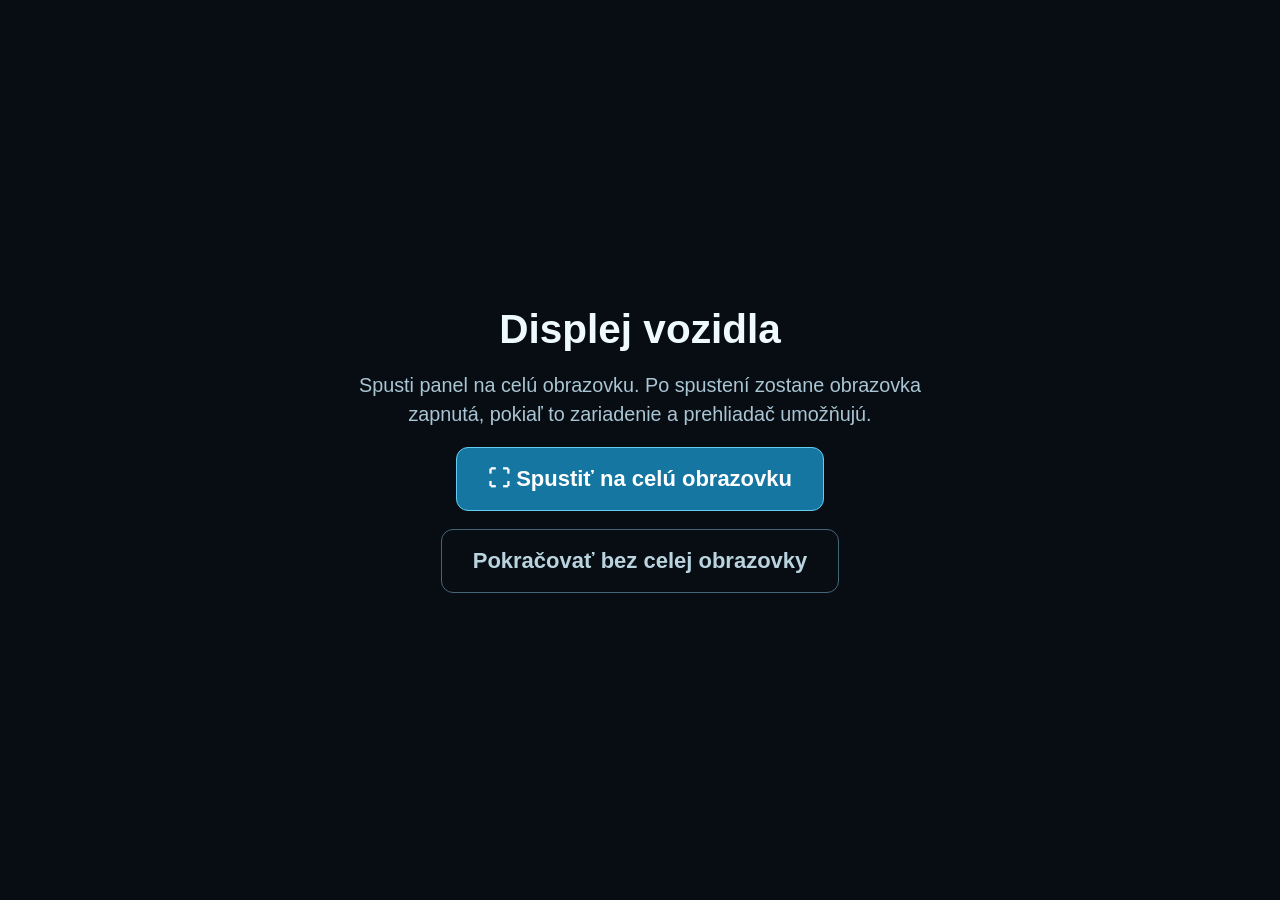
<file: panel.html>
<!doctype html>
<html lang="sk">
<head>
<meta charset="utf-8">
<meta name="viewport" content="width=device-width,initial-scale=1,viewport-fit=cover">
<meta name="theme-color" content="#070d13">
<meta name="apple-mobile-web-app-capable" content="yes">
<meta name="apple-mobile-web-app-status-bar-style" content="black-translucent">
<meta name="description" content="ViaDeck Display – širokouhlý informačný panel vozidla">
<title>ViaDeck Display · vozidlový panel</title>
<style>
:root{color-scheme:dark;font-family:Inter,'Segoe UI',Arial,system-ui,sans-serif;background:#070d13;color:#f5faff;--muted:#9fb9c9;--accent:#55d5f0;--border:#234250}
*{box-sizing:border-box}
html,body{width:100%;height:100%;height:100dvh;margin:0;overflow:hidden;overscroll-behavior:none}
body{background:#070d13}
[hidden]{display:none!important}
.display{height:100%;height:100dvh;width:100%;display:grid;grid-template-rows:minmax(0,30fr) minmax(0,46fr) minmax(0,24fr);overflow:hidden;padding:clamp(10px,1.5vmin,24px);gap:clamp(8px,1.1vmin,17px)}
.header{min-height:0;display:grid;grid-template-columns:minmax(94px,16%) minmax(0,1fr) minmax(132px,21%);gap:clamp(8px,1.1vmin,20px)}
.line{min-width:0;background:#125a86;border-radius:clamp(10px,1.8vmin,23px);display:flex;align-items:center;justify-content:center;padding:5px;box-shadow:inset 0 0 0 1px #398eb4}
.line strong{font-size:clamp(36px,9.5vmin,120px);line-height:1;font-weight:860;letter-spacing:-.05em;text-align:center;overflow:hidden;text-overflow:ellipsis;white-space:nowrap;max-width:100%}
.current{min-height:0;display:flex;flex-direction:column;justify-content:center;gap:.45vmin;padding:clamp(5px,1.2vmin,18px);border-radius:clamp(10px,1.8vmin,23px);background:#10232d;border:1px solid var(--border)}
.micro{color:var(--muted);font-size:clamp(11px,1.8vmin,23px);font-weight:760;letter-spacing:.1em;text-transform:uppercase;line-height:1.15}
.current-name{font-size:clamp(25px,6.2vmin,80px);line-height:1.05;font-weight:790;overflow:hidden;display:-webkit-box;-webkit-box-orient:vertical;-webkit-line-clamp:2;overflow-wrap:anywhere;letter-spacing:-.025em}
.platform{color:#b7d5e3;font-size:clamp(11px,2vmin,24px);overflow:hidden;white-space:nowrap;text-overflow:ellipsis}
.eta{border-radius:clamp(10px,1.8vmin,23px);background:#10232d;border:1px solid var(--border);display:flex;flex-direction:column;align-items:flex-end;justify-content:center;padding:clamp(8px,1.7vmin,25px);text-align:right;overflow:hidden;gap:1vmin}
.eta strong{color:#ffd67e;font-size:clamp(27px,5.7vmin,78px);font-weight:850;line-height:1;letter-spacing:-.04em;white-space:nowrap}
.eta.stop strong{color:#76efb4}
.eta .eta-clock{font-size:clamp(17px,3vmin,39px);color:#cfdfeb;font-weight:680;white-space:nowrap}
.upcoming{min-height:0;display:grid;grid-template-rows:auto minmax(0,1fr);background:#0e1c26;border:1px solid var(--border);border-radius:clamp(10px,1.8vmin,23px);padding:clamp(9px,1.3vmin,20px) clamp(12px,2vmin,30px);overflow:hidden}
.upcoming .heading{font-size:clamp(11px,1.7vmin,23px);font-weight:760;letter-spacing:.12em;color:#aac6d6;margin-bottom:.5vmin}
.stop-list{height:100%;min-height:0;display:grid;grid-template-rows:repeat(4,minmax(0,1fr));overflow:hidden}
.stop-row{display:grid;grid-template-columns:minmax(0,1fr) minmax(134px,25%);align-items:center;gap:12px;min-height:0;border-bottom:1px solid #233b47;padding:.3vmin .1vmin}
.stop-row:last-child{border-bottom:0}
.stop-row .stop-name{font-size:clamp(15px,4vmin,49px);line-height:1.06;font-weight:670;white-space:nowrap;overflow:hidden;text-overflow:ellipsis}
.stop-row .stop-time{text-align:right;display:flex;flex-direction:column;align-items:flex-end;gap:0;white-space:nowrap}
.stop-row .clock{font-size:clamp(18px,3.8vmin,51px);font-weight:780;line-height:1.1}
.stop-row .relative{font-size:clamp(10px,1.7vmin,21px);color:#aec7d7;font-weight:600}
.stop-row.empty{opacity:.18}
.destination{min-height:0;background:linear-gradient(100deg,#143f4e,#0b3043 75%);border:1px solid #397f98;border-radius:clamp(11px,2vmin,26px);padding:clamp(9px,1.8vmin,26px) clamp(13px,2.3vmin,36px);display:grid;grid-template-columns:minmax(0,1fr) minmax(155px,29%);align-items:center;gap:clamp(8px,1.2vmin,18px);overflow:hidden}
.destination .name{font-size:clamp(25px,6.6vmin,88px);font-weight:820;line-height:1.02;letter-spacing:-.02em;overflow:hidden;text-overflow:ellipsis;white-space:nowrap}
.destination .timebox{display:flex;flex-direction:column;align-items:flex-end;justify-content:center;gap:clamp(2px,.6vmin,9px);text-align:right;min-width:0}
.destination .scheduled{font-size:clamp(25px,5vmin,69px);line-height:1;font-weight:850;white-space:nowrap}
.destination .predicted{display:flex;align-items:baseline;gap:clamp(6px,1vmin,15px);color:#ffcc79;white-space:nowrap}
.destination .predicted .value{font-size:clamp(22px,4.4vmin,58px);font-weight:850;line-height:1}
.destination .predicted .label{font-size:clamp(10px,1.5vmin,18px);font-weight:760;text-transform:uppercase}
.message-overlay{position:fixed;inset:0;z-index:4;display:flex;align-items:center;justify-content:center;padding:5vmin;background:#070d13;color:white;text-align:center}
.message-overlay div{max-width:850px;font-size:clamp(19px,3.2vmin,44px);font-weight:670;line-height:1.4}
.message-overlay small{display:block;color:#9fbbc9;font-size:.55em;margin-top:1.5em;font-weight:450}
@media (max-aspect-ratio:1/1){.display{grid-template-rows:minmax(0,29fr) minmax(0,47fr) minmax(0,24fr);gap:6px;padding:8px}.header{grid-template-columns:18% 1fr 27%;gap:5px}.line strong{font-size:clamp(23px,6vw,54px)}.current{padding:6px}.current-name{font-size:clamp(17px,3.7vw,40px)}.eta{padding:6px}.eta strong{font-size:clamp(16px,3.7vw,40px)}.eta .eta-clock{font-size:clamp(12px,2.5vw,28px)}.micro{font-size:9px}.stop-row{grid-template-columns:minmax(0,1fr) minmax(76px,28%);gap:5px}.stop-row .stop-name{font-size:clamp(11px,3vw,28px)}.stop-row .clock{font-size:clamp(11px,2.5vw,23px)}.stop-row .relative{font-size:10px}.destination{grid-template-columns:minmax(0,1fr) minmax(80px,35%);padding:8px}.destination .name{font-size:clamp(18px,3.5vw,40px)}.destination .scheduled{font-size:clamp(18px,3.5vw,36px)}.destination .predicted .value{font-size:clamp(13px,3vw,30px)}}
@media(max-height:380px){.upcoming{padding:5px 10px}.upcoming .heading{font-size:9px;margin:0}.stop-row{padding:0 1px}.stop-row .stop-name{font-size:clamp(12px,4.5vmin,17px);line-height:1}.stop-row .clock{display:none}.stop-row .relative{font-size:clamp(12px,4vmin,15px);color:#f1f7fd}.destination{padding:5px 10px}.destination .scheduled{font-size:21px}.destination .predicted .value{font-size:18px}.destination .predicted .label{font-size:8px}.destination .timebox{gap:1px}.destination .micro{font-size:9px}}

/* Initial one-tap fullscreen launch; absent from normal vehicle display. */
.vd-display-launch{position:fixed;z-index:9;inset:0;display:flex;align-items:center;justify-content:center;overflow:hidden;padding:clamp(14px,4vmin,55px);background:#070d13;color:#effaff;text-align:center}
.vd-display-launch-inner{width:min(100%,580px);display:flex;flex-direction:column;align-items:center;gap:clamp(12px,2vmin,22px)}
.vd-display-launch h1{font-size:clamp(22px,4.5vmin,45px);line-height:1.13;margin:0;font-weight:800}
.vd-display-launch p{color:#aac5d3;font-size:clamp(13px,2.2vmin,20px);line-height:1.45;margin:0}
.vd-display-launch button{cursor:pointer;font:inherit;border-radius:12px;padding:clamp(11px,2.4vmin,18px) clamp(18px,3.5vmin,31px);min-height:48px;max-width:100%;font-weight:750;font-size:clamp(14px,2.6vmin,22px)}
.vd-display-launch .primary{background:#1676a2;border:1px solid #64ccef;color:white}
.vd-display-launch .secondary{background:transparent;border:1px solid #456678;color:#bad4df}
.vd-display-launch .error{color:#ffbd9e;font-size:clamp(12px,2vmin,17px)}
@media (max-height:340px){.vd-display-launch-inner{gap:7px}.vd-display-launch button{min-height:35px;padding:6px 15px}}

/* The display remains awake between journeys and shows a full-screen idle clock. */
.vd-standby{position:fixed;inset:0;z-index:1;display:flex;flex-direction:column;justify-content:center;align-items:center;gap:clamp(8px,3vh,40px);overflow:hidden;background:radial-gradient(circle at 50% 36%,#12324a 0,#08151e 45%,#070d13 100%);text-align:center;padding:5vmin}
.vd-standby .vd-idle-logo{width:min(38vmin,31vh,330px);height:min(38vmin,31vh,330px);filter:drop-shadow(0 0 34px #1ac5e138)}
.vd-standby .vd-idle-brand{font-weight:820;letter-spacing:-.045em;font-size:clamp(32px,8vmin,95px);line-height:1.03;color:#ecfaff}
.vd-standby .vd-idle-brand span{color:#46d9f4}
.vd-standby .vd-idle-clock{font-variant-numeric:tabular-nums;font-weight:780;letter-spacing:.025em;font-size:clamp(45px,14vmin,175px);line-height:1.0;color:#effbff}
.vd-standby .vd-idle-label{font-size:clamp(10px,2.1vmin,21px);font-weight:700;text-transform:uppercase;letter-spacing:.18em;color:#86aebf}
@media(max-height:380px){.vd-standby{flex-direction:row;gap:5vmin}.vd-standby .vd-idle-logo{width:26vmin;height:26vmin}.vd-standby .vd-idle-brand{font-size:clamp(22px,7vmin,48px)}.vd-standby .vd-idle-clock{font-size:clamp(27px,11vmin,60px)}.vd-standby .vd-idle-label{font-size:10px}}
</style>
</head>
<body>
<main class="display" aria-label="Palubný informačný panel vozidla">
  <section class="header" aria-label="Aktuálna zastávka">
    <div class="line"><strong id="line">—</strong></div>
    <div class="current"><div class="micro">AKTUÁLNA ZASTÁVKA</div><div id="current" class="current-name">—</div><div id="platform" class="platform" hidden></div></div>
    <div id="etaBox" class="eta"><strong id="eta">—</strong><div id="etaClock" class="eta-clock">—:—</div></div>
  </section>
  <section class="upcoming" aria-label="Štyri ďalšie zastávky">
    <div class="heading">ĎALŠIE ZASTÁVKY</div>
    <div class="stop-list" id="stops">
      <div class="stop-row empty"><div class="stop-name">—</div><div class="stop-time"><span class="clock">—:—</span></div></div>
      <div class="stop-row empty"><div class="stop-name">—</div><div class="stop-time"><span class="clock">—:—</span></div></div>
      <div class="stop-row empty"><div class="stop-name">—</div><div class="stop-time"><span class="clock">—:—</span></div></div>
      <div class="stop-row empty"><div class="stop-name">—</div><div class="stop-time"><span class="clock">—:—</span></div></div>
    </div>
  </section>
  <footer class="destination" aria-label="Cieľová zastávka">
    <div class="destination-left"><div class="micro">CIEĽOVÁ ZASTÁVKA</div><div id="destination" class="name">—</div></div>
    <div class="timebox"><div class="scheduled" id="destinationPlanned">—:—</div><div id="destinationExpected" class="predicted" hidden><span class="label">OČAKÁVANÝ</span><span class="value" id="destinationEstimated">—:—</span></div></div>
  </footer>
</main>
<section class="vd-standby" id="vdStandby" hidden aria-label="ViaDeck – pohotovostný režim">
<svg class="vd-idle-logo" xmlns="http://www.w3.org/2000/svg" viewBox="0 0 128 128" aria-hidden="true">
<defs><linearGradient id="vd-idle-cyan" x1="0" y1="0" x2="1" y2="1"><stop offset="0" stop-color="#46e4f2"/><stop offset="1" stop-color="#13b2ef"/></linearGradient><linearGradient id="vd-idle-blue" x1="0" y1="0" x2=".8" y2="1"><stop offset="0" stop-color="#079fd8"/><stop offset="1" stop-color="#1160b5"/></linearGradient><linearGradient id="vd-idle-navy" x1="0" y1="0" x2="1" y2="1"><stop offset="0" stop-color="#123d69"/><stop offset="1" stop-color="#061f3e"/></linearGradient></defs>
<path d="M33 32 101 14q12-3 12 8v16L40 60q-12 3-12-9V43q0-8 5-11Z" fill="url(#vd-idle-cyan)"/>
<path d="M21 46 102 26q11-2 11 8v17L29 74q-11 3-11-9V57q0-8 3-11Z" fill="url(#vd-idle-blue)"/>
<path d="M19 60 93 41q12-3 12 10v28q0 8-8 11l-76 25q-13 4-13-9V76q0-12 11-16Z" fill="url(#vd-idle-navy)"/>
<path d="M35 110Q43 84 80 75Q87 73 92 65Q81 67 70 68Q31 78 25 112Z" fill="#43e0ee"/>
<path d="M40 106 48 103 52 96 43 99Z M54 94 62 92 67 86 58 88Z M70 84 77 81 81 76 74 78Z" fill="#0b3767"/>
<path d="M84 51a6 6 0 0 1 6 6c0 4-6 11-6 11s-6-7-6-11a6 6 0 0 1 6-6Z" fill="none" stroke="#9eeff9" stroke-width="2.5" stroke-linejoin="round"/>
<circle cx="84" cy="57" r="2" fill="#9eeff9"/></svg>
<div><div class="vd-idle-brand">Via<span>Deck</span></div><div class="vd-idle-label">Čaká na jazdu</div></div>
<div class="vd-idle-clock" id="vdStandbyClock">--:--</div>
</section>

<div id="overlay" class="message-overlay"><div id="overlayText">Pripájam informačný panel…<small>Odkaz vytvoríš z aktívnej jazdy vo ViaDecku.</small></div></div>
<section id="vdFullscreenLaunch" class="vd-display-launch" aria-label="Spustenie informačného panela">
  <div class="vd-display-launch-inner">
    <h1>Displej vozidla</h1>
    <p>Spusti panel na celú obrazovku. Po spustení zostane obrazovka zapnutá, pokiaľ to zariadenie a prehliadač umožňujú.</p>
    <button id="vdFullscreenStart" class="primary" type="button">⛶ Spustiť na celú obrazovku</button>
    <button id="vdFullscreenContinue" class="secondary" type="button">Pokračovať bez celej obrazovky</button>
    <p class="error" id="vdFullscreenError" hidden role="status"></p>
  </div>
</section>
<script>
'use strict';
const $=id=>document.getElementById(id);

// A browser cannot enter fullscreen without user activation; the one-tap launch
// is deliberately separate from the information panel itself.
let displayWakeLock=null,displayWakePending=false,fullscreenLaunched=false;
function isPanelFullscreen(){
 return !!(document.fullscreenElement||document.webkitFullscreenElement)
  ||matchMedia('(display-mode: fullscreen)').matches
  ||matchMedia('(display-mode: standalone)').matches
  ||!!navigator.standalone;
}
async function holdDisplayAwake(){
 if(document.visibilityState!=='visible'||displayWakeLock||displayWakePending||!navigator.wakeLock?.request)return;
 displayWakePending=true;
 try{
  const lock=await navigator.wakeLock.request('screen');
  displayWakeLock=lock;
  lock.addEventListener('release',()=>{
   if(displayWakeLock===lock){displayWakeLock=null;}
   // A browser may drop the wake lock when switching apps or due to OS policy.
   // Retry once when still visible; do not run an unbounded retry loop.
   if(document.visibilityState==='visible')setTimeout(()=>{if(!displayWakeLock)void holdDisplayAwake();},1500);
  },{once:true});
 }catch(e){console.info('[ViaDeck Display] Screen Wake Lock nie je dostupný:',e?.message||e);}
 finally{displayWakePending=false;}
}
function dismissDisplayLaunch(){document.getElementById('vdFullscreenLaunch').hidden=true;void holdDisplayAwake();}
async function startDisplayFullscreen(){
 const root=document.documentElement;
 const request=root.requestFullscreen||root.webkitRequestFullscreen;
 const error=document.getElementById('vdFullscreenError');
 if(!request){error.hidden=false;error.textContent='Tento prehliadač nepodporuje fullscreen stránky. Môžeš pokračovať bez neho alebo použiť kiosk režim zariadenia.';return;}
 try{
  // Must be invoked synchronously from the click handler, BEFORE any await.
  const pending=request.call(root);
  if(pending&&typeof pending.then==='function')await pending;
  fullscreenLaunched=true;
  dismissDisplayLaunch();
  if(screen.orientation?.lock&&matchMedia('(pointer: coarse)').matches){
   try{await screen.orientation.lock('landscape');}catch(e){/* Orientation lock is optional. */}
  }
 }catch(e){
  error.hidden=false;
  error.textContent='Fullscreen bol zamietnutý ('+(e?.message||'nepodporované')+'). Použi „Pokračovať bez celej obrazovky“ alebo kiosk režim prehliadača.';
  void holdDisplayAwake();
 }
}
document.getElementById('vdFullscreenStart').addEventListener('click',startDisplayFullscreen);
document.getElementById('vdFullscreenContinue').addEventListener('click',()=>{fullscreenLaunched=false;dismissDisplayLaunch();});
document.addEventListener('visibilitychange',()=>{if(document.visibilityState==='visible')void holdDisplayAwake();});
window.addEventListener('pageshow',()=>{void holdDisplayAwake();});
document.addEventListener('fullscreenchange',()=>{
 if(fullscreenLaunched&&!isPanelFullscreen())document.getElementById('vdFullscreenLaunch').hidden=false;
 void holdDisplayAwake();
});
document.addEventListener('webkitfullscreenchange',()=>{
 if(fullscreenLaunched&&!isPanelFullscreen())document.getElementById('vdFullscreenLaunch').hidden=false;
 void holdDisplayAwake();
});
if(isPanelFullscreen())dismissDisplayLaunch();
else void holdDisplayAwake();

let sessionData=null,receivedAt=0,serverOffset=0;
const DEMO_MODE=(new URLSearchParams(location.search)).get('demo');
const DEMO=DEMO_MODE==='1'||DEMO_MODE==='standby';
const clock=ms=>Number.isFinite(ms)?new Date(ms).toLocaleTimeString('sk-SK',{hour:'2-digit',minute:'2-digit'}):'—:—';
function safeNumber(x){return typeof x==='number'&&Number.isFinite(x)?x:null;}
function delayMs(d){
 if(Number.isFinite(d?.delayMs))return Math.max(0,d.delayMs);
 if(Number.isFinite(d?.destinationPlanned)&&Number.isFinite(d?.destinationEstimated))return Math.max(0,d.destinationEstimated-d.destinationPlanned);
 return 0;
}
function relative(ms,now){if(!Number.isFinite(ms))return '—';const diff=ms-now;if(diff<=60000)return diff>=-30000?'<1 min.':'—';const total=Math.ceil(diff/60000);if(total<60)return 'o '+total+' min.';return 'o '+Math.floor(total/60)+' h '+String(total%60).padStart(2,'0')+' min.';}
function etaLabel(ms,now,atStop,finished){if(atStop||finished)return 'STOP';if(!Number.isFinite(ms))return '—';const delta=ms-now;if(delta<=60000)return '<1 min.';if(delta<3600000)return Math.ceil(delta/60000)+' min.';return Math.floor(delta/3600000)+' h '+String(Math.ceil(delta%3600000/60000)).padStart(2,'0')+' min.';}
function stopArrival(item){return safeNumber(item?.arrival)??safeNumber(item?.planned)??null;}
function publicStops(d){
 const list=Array.isArray(d?.fullStops)?d.fullStops:[];
 if(list.length)return list;
 return Array.isArray(d?.stops)?d.stops:[];
}
function render(){
 const d=sessionData?.public;if(!d)return;
 const now=Date.now()+serverOffset, offset=delayMs(d), stops=publicStops(d),idx=Math.max(0,Number(d.index)||0);
 $('line').textContent=String(d.line||'—').slice(0,14);
 $('current').textContent=String(d.nextStop||'—').slice(0,90);
 $('platform').textContent=d.platform?'Nástupište '+String(d.platform).slice(0,65):'';$('platform').hidden=!d.platform;
 const thisStop=stops.find(s=>Number(s?.number)===idx+1)||stops[idx];
 const arrival=stopArrival(thisStop)??safeNumber(d.planned);
 const expected=arrival===null?null:arrival+offset;
 const atStop=!!d.atStop || !!d.completed;
 $('eta').textContent=etaLabel(expected,now,atStop,d.completed);
 $('etaClock').textContent=clock(expected);
 $('etaBox').classList.toggle('stop',atStop);
 const targets=[];
 for(const s of stops){const no=Number(s?.number);if(Number.isFinite(no)&&no>idx+1)targets.push(s);}
 if(!targets.length)targets.push(...stops.slice(idx+1));
 const holder=$('stops');holder.replaceChildren();
 for(let i=0;i<4;i++){
  const st=targets[i],row=document.createElement('div');row.className='stop-row'+(!st?' empty':'');
  const name=document.createElement('div');name.className='stop-name';name.textContent=st?String(st.name||'—').slice(0,90):'—';
  const right=document.createElement('div');right.className='stop-time';
  const arrival=st?stopArrival(st):null;const estimated=arrival===null?null:arrival+offset;
  const t=document.createElement('span');t.className='clock';t.textContent=clock(estimated);
  const small=document.createElement('span');small.className='relative';small.textContent=estimated===null?'':relative(estimated,now);
  right.append(t,small);row.append(name,right);holder.append(row);
 }
 $('destination').textContent=String(d.destination||'—').slice(0,100);
 const planned=safeNumber(d.destinationPlanned);
 $('destinationPlanned').textContent=clock(planned);
 const estimate=planned!==null?planned+offset:null;
 const showEstimate=offset>60000&&estimate!==null&&!d.completed;
 $('destinationExpected').hidden=!showEstimate;
 $('destinationEstimated').textContent=clock(estimate);
}
function showOverlay(message,detail=''){$('overlay').hidden=false;$('overlayText').replaceChildren(document.createTextNode(message));if(detail){const smaller=document.createElement('small');smaller.textContent=detail;$('overlayText').append(smaller);}}
function hideOverlay(){$('overlay').hidden=true;}
function standbyClock(){
 const now=new Date(Date.now()+serverOffset);
 $('vdStandbyClock').textContent=now.toLocaleTimeString('sk-SK',{hour:'2-digit',minute:'2-digit'});
}
function update(){
 if(!sessionData)return;
 const published=Number(sessionData.updatedAt)||receivedAt;
 const age=Date.now()-published;
 if(age>45000){showOverlay('Údaje z infosystému nie sú aktuálne.','Skontroluj pripojenie vysielajúceho zariadenia.');return;}
 hideOverlay();
 const waiting=sessionData.mode==='standby'||sessionData.public?.standby===true;
 $('vdStandby').hidden=!waiting;
 document.querySelector('main.display').hidden=waiting;
 if(waiting)standbyClock();else render();
}
function onData(d){if(!d){sessionData=null;showOverlay('Jazda nie je dostupná.','Odkaz môže byť neplatný alebo relácia skončila.');return;}if(d.status==='stopped'){sessionData=null;showOverlay('Zdieľanie bolo ukončené.');return;}if(d.status!=='live'||!d.public){sessionData=null;showOverlay('Údaje o jazde nie sú dostupné.');return;}sessionData=d;receivedAt=Date.now();update();}
async function loadScript(src){return new Promise((resolve,reject)=>{const s=document.createElement('script');s.src=src;s.onload=resolve;s.onerror=()=>reject(Error('Nepodarilo sa načítať '+src));document.head.append(s);});}
async function main(){
 if(DEMO){if(DEMO_MODE==='standby'){onData({status:'live',mode:'standby',updatedAt:Date.now(),public:{v:2,standby:true}});return;}const base=Date.now();const fake=[['Hlavná stanica',0],['Šancová',3],['Račianske mýto',6],['Trnavské mýto',10],['Zimný štadión',13],['Astronomická',18]];onData({status:'live',updatedAt:Date.now(),public:{line:'61',index:0,nextStop:'Hlavná stanica',platform:'A',destination:'Astronomická',destinationPlanned:base+18*60000,delayMs:125000,completed:false,atStop:false,fullStops:fake.map(([name,min],i)=>({number:i+1,name,arrival:base+min*60000+45000,planned:base+min*60000+45000}))}});return;}
 const id=new URLSearchParams(location.hash.slice(1)).get('s');
 if(!id||!/^[a-f0-9]{32}$/.test(id)){showOverlay('Chýba odkaz na jazdu.','Spusti trasu vo ViaDecku a otvor zdieľanie pre displej.');return;}
 try{
  if(!window.VIADECK_LIVE_CONFIG)await loadScript('./viadeck-live-config.js');
  const cfg=window.VIADECK_LIVE_CONFIG;
  if(!cfg?.apiKey||!cfg?.databaseURL)throw Error('Chýba konfigurácia Firebase.');
  await loadScript('https://www.gstatic.com/firebasejs/10.14.1/firebase-app-compat.js');
  await loadScript('https://www.gstatic.com/firebasejs/10.14.1/firebase-database-compat.js');
  const app=firebase.initializeApp(cfg,'ViaDeckPanelViewer');
  firebase.database(app).ref('.info/serverTimeOffset').on('value',snap=>{serverOffset=Number(snap.val())||0;});
  firebase.database(app).ref('sessions/'+id).on('value',snap=>onData(snap.val()),err=>showOverlay('Nepodarilo sa prijímať údaje.',String(err?.message||err)));
 }catch(err){showOverlay('Nepodarilo sa pripojiť panel.',String(err?.message||err));}
}
window.addEventListener('resize',()=>{if(sessionData)render();});
setInterval(()=>{if(DEMO){if(sessionData){sessionData.updatedAt=Date.now();update();}return;}update();},1000);
main();
</script>
</body>
</html>
</file>
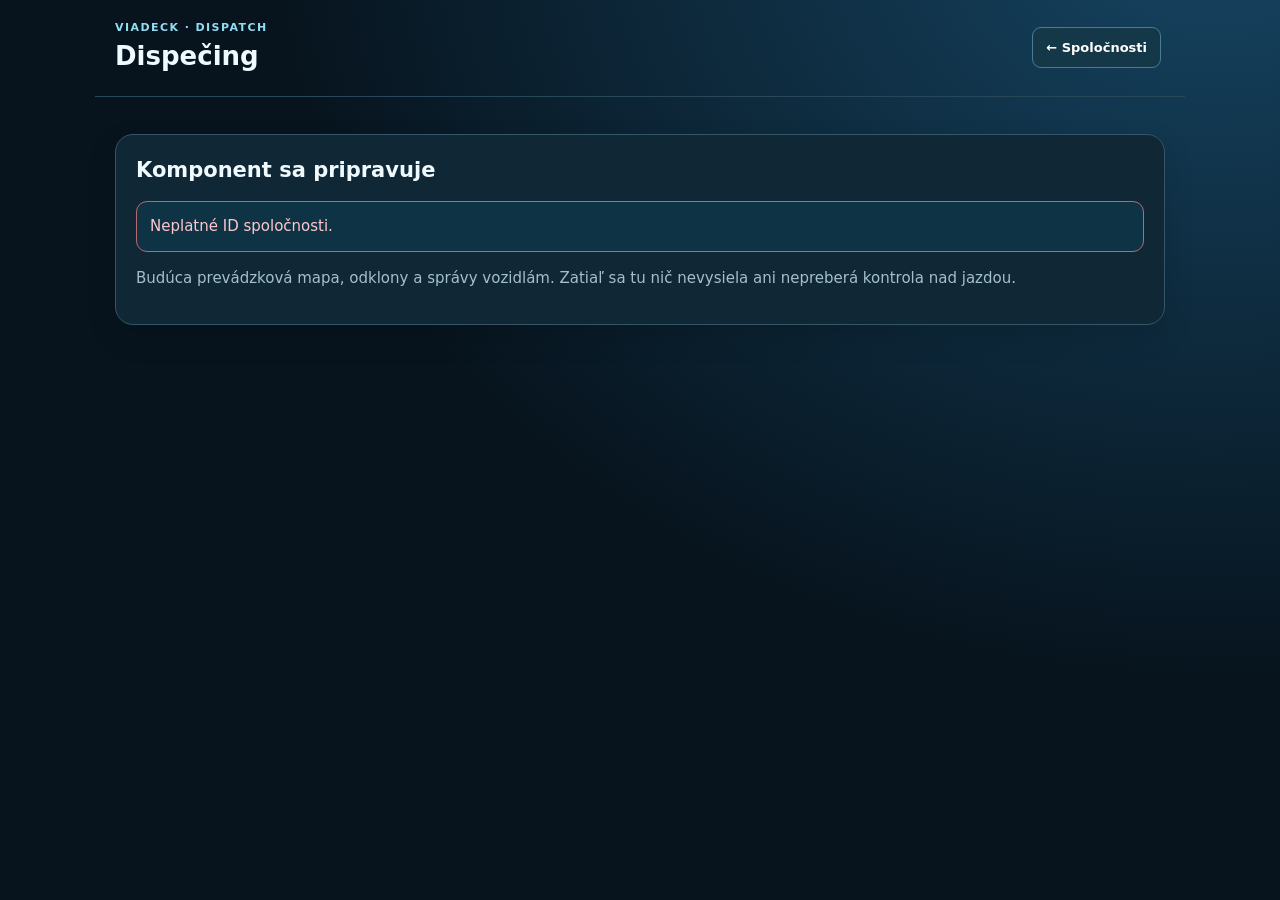
<file: viadeck-dispatch.html>
<!doctype html><html lang="sk"><head><meta charset="utf-8"><meta name="viewport" content="width=device-width,initial-scale=1"><title>ViaDeck Dispatch</title><link rel="stylesheet" href="./viadeck-companies.css"></head><body><header><div><div class="kicker">VIADECK · DISPATCH</div><h1>Dispečing</h1></div><a href="./viadeck-companies.html" class="outline">← Spoločnosti</a></header><main><section class="card"><h2>Komponent sa pripravuje</h2><p id="status" class="notice">Overujem oprávnenie dispečera…</p><p class="muted">Budúca prevádzková mapa, odklony a správy vozidlám. Zatiaľ sa tu nič nevysiela ani nepreberá kontrola nad jazdou.</p></section></main><script src="./viadeck-workspace-gate.js?v=0.8.0" data-role="dispatcher"></script></body></html>
</file>
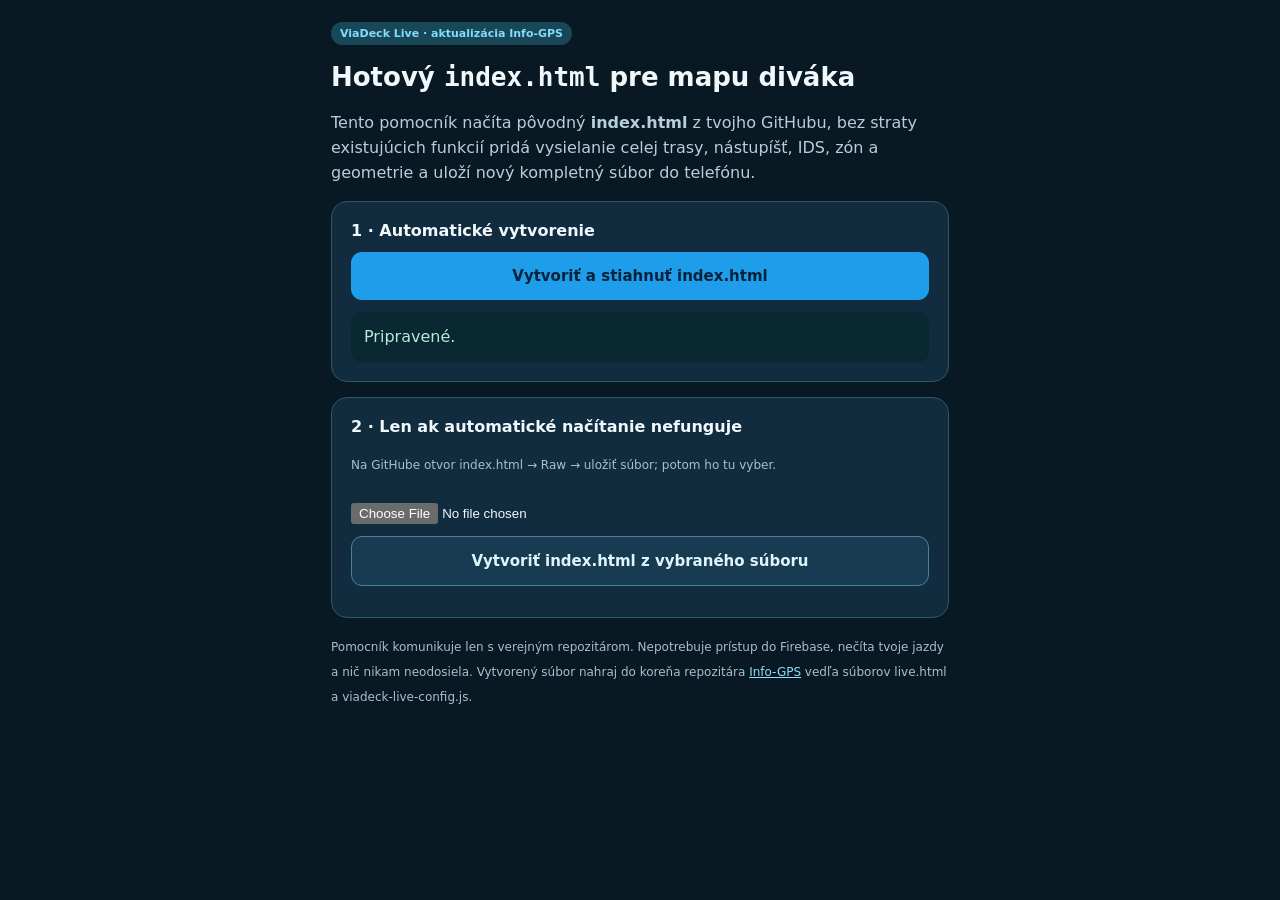
<file: ViaDeck-index-generator.html>
<!doctype html>
<html lang="sk">
<head>
<meta charset="utf-8">
<meta name="viewport" content="width=device-width, initial-scale=1">
<meta name="theme-color" content="#0b202f">
<title>ViaDeck · vytvoriť aktualizovaný index.html</title>
<style>
:root{font-family:system-ui,-apple-system,'Segoe UI',sans-serif;color-scheme:dark;background:#081923;color:#f1f8fc}*{box-sizing:border-box}body{max-width:650px;margin:auto;padding:22px 16px 50px}h1{font-size:26px;line-height:1.2}p{color:#b7cedd;line-height:1.55}.panel{padding:19px;border:1px solid #325467;background:#102c3e;border-radius:16px;margin-top:15px}.btn{border:0;background:#1e9eea;color:#05223b;padding:15px 16px;font:750 15px system-ui;border-radius:11px;display:block;width:100%;margin:12px 0;cursor:pointer}.btn:disabled{opacity:.5}.btn.secondary{background:#183b51;color:#def5fe;border:1px solid #4b809e}.status{background:#0a2832;color:#b6eadc;border-radius:10px;padding:13px;margin-top:10px;white-space:pre-line;line-height:1.5}.error{color:#ffd0bd}small{font-size:12px;color:#a5c0d0;line-height:1.55}input{max-width:100%;margin-top:10px}a{color:#8fddf9}.pill{display:inline-block;font-size:11px;padding:5px 9px;background:#184758;border-radius:20px;color:#83dafa;font-weight:750}
</style>
</head>
<body>
<div class="pill">ViaDeck Live · aktualizácia Info-GPS</div>
<h1>Hotový <code>index.html</code> pre mapu diváka</h1>
<p>Tento pomocník načíta pôvodný <strong>index.html</strong> z tvojho GitHubu, bez straty existujúcich funkcií pridá vysielanie celej trasy, nástupíšť, IDS, zón a geometrie a uloží nový kompletný súbor do telefónu.</p>
<div class="panel">
  <strong>1 · Automatické vytvorenie</strong>
  <button id="create" class="btn">Vytvoriť a stiahnuť index.html</button>
  <div id="status" class="status" role="status">Pripravené.</div>
</div>
<div class="panel">
  <strong>2 · Len ak automatické načítanie nefunguje</strong>
  <p><small>Na GitHube otvor index.html → Raw → uložiť súbor; potom ho tu vyber.</small></p>
  <input id="source" type="file" accept="text/html,.html">
  <button id="fromFile" class="btn secondary">Vytvoriť index.html z vybraného súboru</button>
</div>
<p><small>Pomocník komunikuje len s verejným repozitárom. Nepotrebuje prístup do Firebase, nečíta tvoje jazdy a nič nikam neodosiela. Vytvorený súbor nahraj do koreňa repozitára <a href="https://github.com/spajdy-web/Info-GPS" target="_blank" rel="noopener noreferrer">Info-GPS</a> vedľa súborov live.html a viadeck-live-config.js.</small></p>
<script>
'use strict';
// Runs inside the browser helper, not on Firebase or GitHub.
function patchIndex(i){
 function once(oldstr,newstr,label){const count=i.split(oldstr).length-1;if(count!==1)throw Error(label+': očakávaný jeden výskyt, nájdené '+count+'. Repozitár sa možno medzitým zmenil.');i=i.replace(oldstr,newstr);}
 if(!i.includes('function vdLiveStopMeta(')){
  once('function vdLivePublicSnapshot(){',`function vdLiveStopMeta(stop,step){
 const platform=stop&&step?.platformId?routePlatform(stop,step):null;
 const fares=Array.isArray(stop?.fares)?stop.fares.filter(f=>f&&typeof f.system==='string'&&f.system.trim()).slice(0,5).map(f=>({system:f.system.trim().slice(0,45),zone:String(f.zone||'').trim().slice(0,35)})):[];
 return {platform:platform?.name||'',fares};
}
function vdLiveRouteStops(route,times){
 return route.steps.map((step,i)=>{
  const stop=findStop(step.stopId),schedule=times[i]||{},meta=vdLiveStopMeta(stop,step),pos=routeStopCoordinate(step);
  const planned=i===route.steps.length-1?schedule.arrival:schedule.departure;
  return {number:i+1,name:(stop?.name||'Neznáma zastávka').slice(0,75),...meta,
    planned:Number.isFinite(planned)?planned:null,
    arrival:Number.isFinite(schedule.arrival)?schedule.arrival:null,
    departure:Number.isFinite(schedule.departure)?schedule.departure:null,
    pos:pos&&pos.length===2?pos.map(n=>Number(n.toFixed(6))):null};
 });
}
function vdLiveThinPath(points,limit){
 if(!Array.isArray(points)||points.length<2)return [];
 const valid=points.filter(p=>Array.isArray(p)&&p.length===2&&p.every(Number.isFinite));
 if(valid.length<=limit)return valid.map(p=>p.map(v=>Number(v.toFixed(6))));
 return Array.from({length:limit},(_,i)=>{
  const at=Math.round(i*(valid.length-1)/(limit-1));return valid[at].map(v=>Number(v.toFixed(6)));
 });
}
function vdLiveRouteLegs(route){
 const out=[],limit=Math.min(45,Math.max(9,Math.floor(3500/Math.max(1,route.steps.length-1))));
 for(let i=1;i<route.steps.length;i++){
  const road=legRoadGeometry(route,i),points=road||routePointsForLeg(route,i);
  out.push({road:!!road,coords:vdLiveThinPath(points,limit)});
 }
 return out;
}
function vdLivePublicSnapshot(){`,'Publisher – funkcie pre celú trasu');
 }else{
  // Earlier metadata-only version: inject route helpers immediately before snapshot.
  once('function vdLivePublicSnapshot(){',`function vdLiveRouteStops(route,times){
 return route.steps.map((step,i)=>{
  const stop=findStop(step.stopId),schedule=times[i]||{},meta=vdLiveStopMeta(stop,step),pos=routeStopCoordinate(step);
  const planned=i===route.steps.length-1?schedule.arrival:schedule.departure;
  return {number:i+1,name:(stop?.name||'Neznáma zastávka').slice(0,75),...meta,
   planned:Number.isFinite(planned)?planned:null,
   arrival:Number.isFinite(schedule.arrival)?schedule.arrival:null,
   departure:Number.isFinite(schedule.departure)?schedule.departure:null,
   pos:pos&&pos.length===2?pos.map(n=>Number(n.toFixed(6))):null};
 });
}
function vdLiveThinPath(points,limit){
 if(!Array.isArray(points)||points.length<2)return [];
 const valid=points.filter(p=>Array.isArray(p)&&p.length===2&&p.every(Number.isFinite));
 if(valid.length<=limit)return valid.map(p=>p.map(v=>Number(v.toFixed(6))));
 return Array.from({length:limit},(_,i)=>valid[Math.round(i*(valid.length-1)/(limit-1))].map(v=>Number(v.toFixed(6))));
}
function vdLiveRouteLegs(route){
 const out=[],limit=Math.min(45,Math.max(9,Math.floor(3500/Math.max(1,route.steps.length-1))));
 for(let i=1;i<route.steps.length;i++){
  const road=legRoadGeometry(route,i),points=road||routePointsForLeg(route,i);
  out.push({road:!!road,coords:vdLiveThinPath(points,limit)});
 }return out;
}
function vdLivePublicSnapshot(){`,'Publisher – doplnenie geometrie');
 }
 if(!i.includes('currentMeta=vdLiveStopMeta(')){
  once(' const step=route.steps[idx],stop=step?findStop(step.stopId):null;',
   ' const step=route.steps[idx],stop=step?findStop(step.stopId):null,currentMeta=vdLiveStopMeta(stop,step);','Publisher – nástupište aktuálnej zastávky');
 }
 if(!i.includes('destMeta=dst?vdLiveStopMeta(')){
  once(' const dst=routeDestinationAt(route,idx),destTime=dst?times[dst.index]?.arrival:null;',
   ' const dst=routeDestinationAt(route,idx),destTime=dst?times[dst.index]?.arrival:null,destMeta=dst?vdLiveStopMeta(dst.stop,route.steps[dst.index]):{platform:"",fares:[]};','Publisher – metadata cieľa');
 }
 if(!i.includes('...vdLiveStopMeta(p,x)')){
  once("    number:n+1,name:(p?.name||'Neznáma zastávka').slice(0,75),",
   "    number:n+1,name:(p?.name||'Neznáma zastávka').slice(0,75),...vdLiveStopMeta(p,x),",'Publisher – zastávky pre prehľad');
 }
 if(!i.includes('platform:currentMeta.platform')){
  once("  nextStop:stop?.name||'—',platform:stop&&step?routePlatform(stop,step)?.name||'':'',", "  nextStop:stop?.name||'—',platform:currentMeta.platform,fares:currentMeta.fares,",'Publisher – metadata hlavnej zastávky');
 }
 if(!i.includes('destinationFares:destMeta.fares')){
  once("  destination:dst?.stop?.name||'—',destinationPlanned:Number.isFinite(destTime)?destTime:null,",
   "  destination:dst?.stop?.name||'—',destinationPlatform:destMeta.platform,destinationFares:destMeta.fares,destinationPlanned:Number.isFinite(destTime)?destTime:null,",'Publisher – metadata cieľovej zastávky');
 }
 once('  stops:list,position:point,',
  '  stops:list,fullStops:vdLiveRouteStops(route,times),legs:vdLiveRouteLegs(route),position:point,',
  'Publisher – celá trasa a úseky geometrie');
 once("const vdLive={session:null,ref:null,busy:false,lastSig:'',lastWrite:0,configReady:false,app:null,sharePosition:false,error:'',timer:null};",
      "const vdLive={session:null,ref:null,busy:false,lastSig:'',lastWrite:0,lastStaticSig:'',configReady:false,app:null,sharePosition:false,error:'',timer:null};",'Publisher – stav statických údajov');
 once('   const write=vdLive.ref.update({public:payload,updatedAt:window.firebase.database.ServerValue.TIMESTAMP,expiresAt:Date.now()+12*3600000});',
 `   const staticSig=JSON.stringify([payload.fullStops,payload.legs]);
   const changes={updatedAt:window.firebase.database.ServerValue.TIMESTAMP,expiresAt:Date.now()+12*3600000};
   for(const [key,value] of Object.entries(payload)){
    if((key==='fullStops'||key==='legs')&&staticSig===vdLive.lastStaticSig)continue;
    changes['public/'+key]=value;
   }
   const write=vdLive.ref.update(changes);`, 'Publisher – malé priebežné zápisy');
 once("   vdLive.lastSig=sig;vdLive.lastWrite=now;vdLive.error='';",
      "   vdLive.lastSig=sig;vdLive.lastWrite=now;vdLive.lastStaticSig=staticSig;vdLive.error='';",'Publisher – cache trasy');
 once("  vdLive.session=id;vdLive.ref=ref;vdLive.lastSig=JSON.stringify(payload);vdLive.lastWrite=Date.now();",
      "  vdLive.session=id;vdLive.ref=ref;vdLive.lastSig=JSON.stringify(payload);vdLive.lastStaticSig=JSON.stringify([payload.fullStops,payload.legs]);vdLive.lastWrite=Date.now();",'Publisher – uloženie štartovacích údajov');
 once("const ref=vdLive.ref,pendingWrite=vdLive.writePromise;vdLive.session=null;vdLive.ref=null;vdLive.lastSig='';vdLive.lastWrite=0;",
      "const ref=vdLive.ref,pendingWrite=vdLive.writePromise;vdLive.session=null;vdLive.ref=null;vdLive.lastSig='';vdLive.lastStaticSig='';vdLive.lastWrite=0;",'Publisher – zastavenie');
 return i;
}

const $=id=>document.getElementById(id);
const show=(message,error=false)=>{const el=$('status');el.textContent=message;el.classList.toggle('error',error);};
function downloadHTML(content,name){const blob=new Blob([content],{type:'text/html;charset=utf-8'}),url=URL.createObjectURL(blob),a=document.createElement('a');a.href=url;a.download=name;document.body.append(a);a.click();a.remove();setTimeout(()=>URL.revokeObjectURL(url),30000);}
async function fromRemote(){
 const base=['https://raw.githubusercontent.com/spajdy-web/Info-GPS/main/index.html','https://spajdy-web.github.io/Info-GPS/index.html'];let error=[];
 for(const url of base)try{const response=await fetch(url+'?viaDeck='+Date.now(),{cache:'no-store'});if(!response.ok)throw Error('HTTP '+response.status);return await response.text();}catch(e){error.push(e.message);}
 throw Error('Nepodarilo sa načítať GitHub: '+error.join(' / '));
}
async function create(getSource){$('create').disabled=true;$('fromFile').disabled=true;show('Načítavam pôvodný súbor a pripravujem aktualizáciu…');
 try{const text=await getSource();const result=patchIndex(text);if(!result.includes('fullStops:vdLiveRouteStops(')||!result.includes('vdLiveRouteLegs('))throw Error('Nepodarilo sa vložiť celú trasu');
 downloadHTML(result,'index.html');show('Hotovo! Úplný index.html bol vytvorený a stiahnutý. Nahraj ho na GitHub namiesto pôvodného. Potom nahraj aj nový live.html.');}
 catch(e){show('Chyba: '+(e?.message||String(e))+'\nAk prehliadač blokuje automatické načítanie, použi ručný výber súboru nižšie.',true);}
 finally{$('create').disabled=false;$('fromFile').disabled=false;}
}
$('create').addEventListener('click',()=>create(fromRemote));
$('fromFile').addEventListener('click',()=>create(async()=>{const f=$('source').files[0];if(!f)throw Error('Najprv vyber pôvodný index.html');return await f.text();}));
</script>
</body>
</html>
</file>
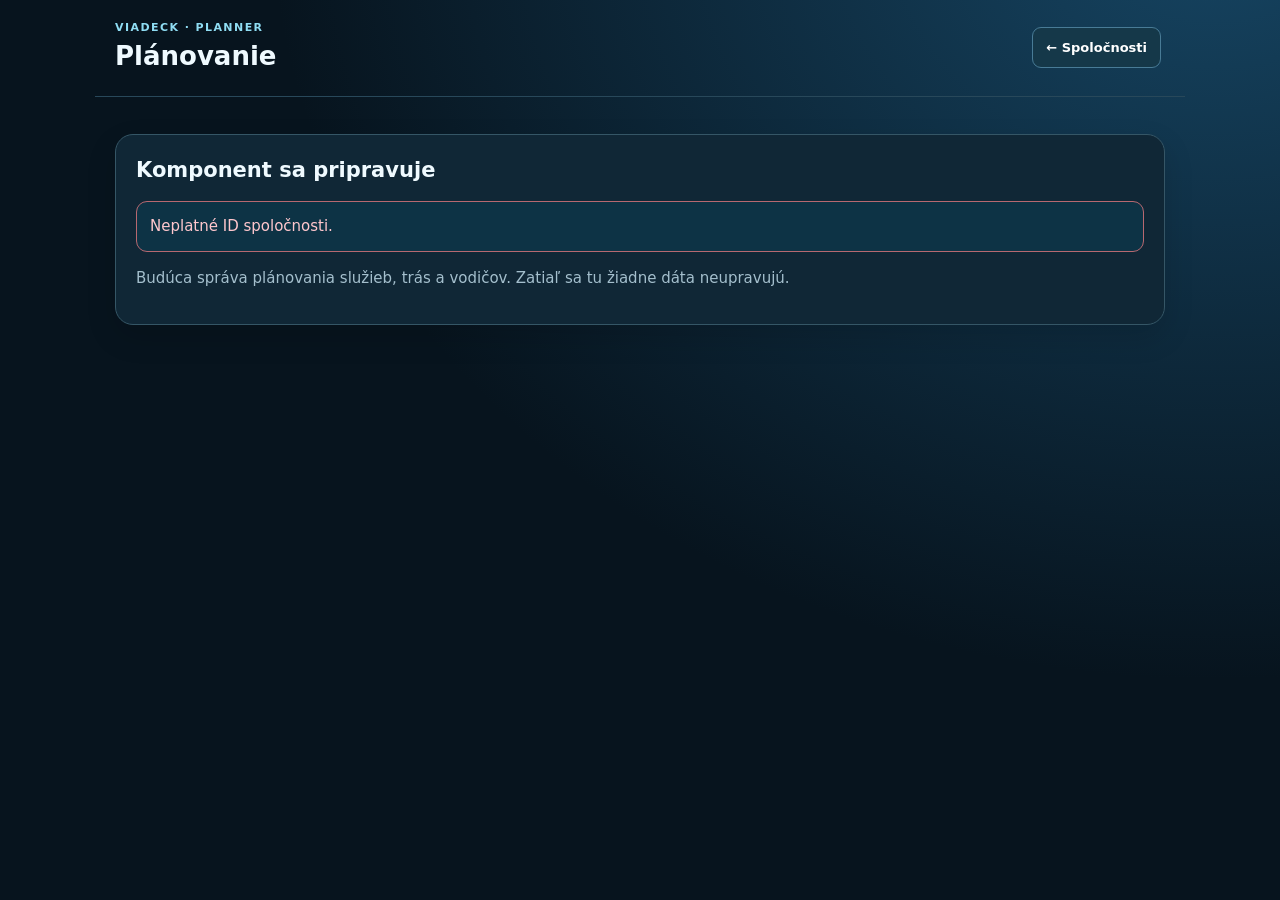
<file: viadeck-planner.html>
<!doctype html><html lang="sk"><head><meta charset="utf-8"><meta name="viewport" content="width=device-width,initial-scale=1"><title>ViaDeck Planner</title><link rel="stylesheet" href="./viadeck-companies.css"></head><body><header><div><div class="kicker">VIADECK · PLANNER</div><h1>Plánovanie</h1></div><a href="./viadeck-companies.html" class="outline">← Spoločnosti</a></header><main><section class="card"><h2>Komponent sa pripravuje</h2><p id="status" class="notice">Overujem oprávnenie plánovača…</p><p class="muted">Budúca správa plánovania služieb, trás a vodičov. Zatiaľ sa tu žiadne dáta neupravujú.</p></section></main><script src="./viadeck-workspace-gate.js?v=0.8.0" data-role="planner"></script></body></html>
</file>
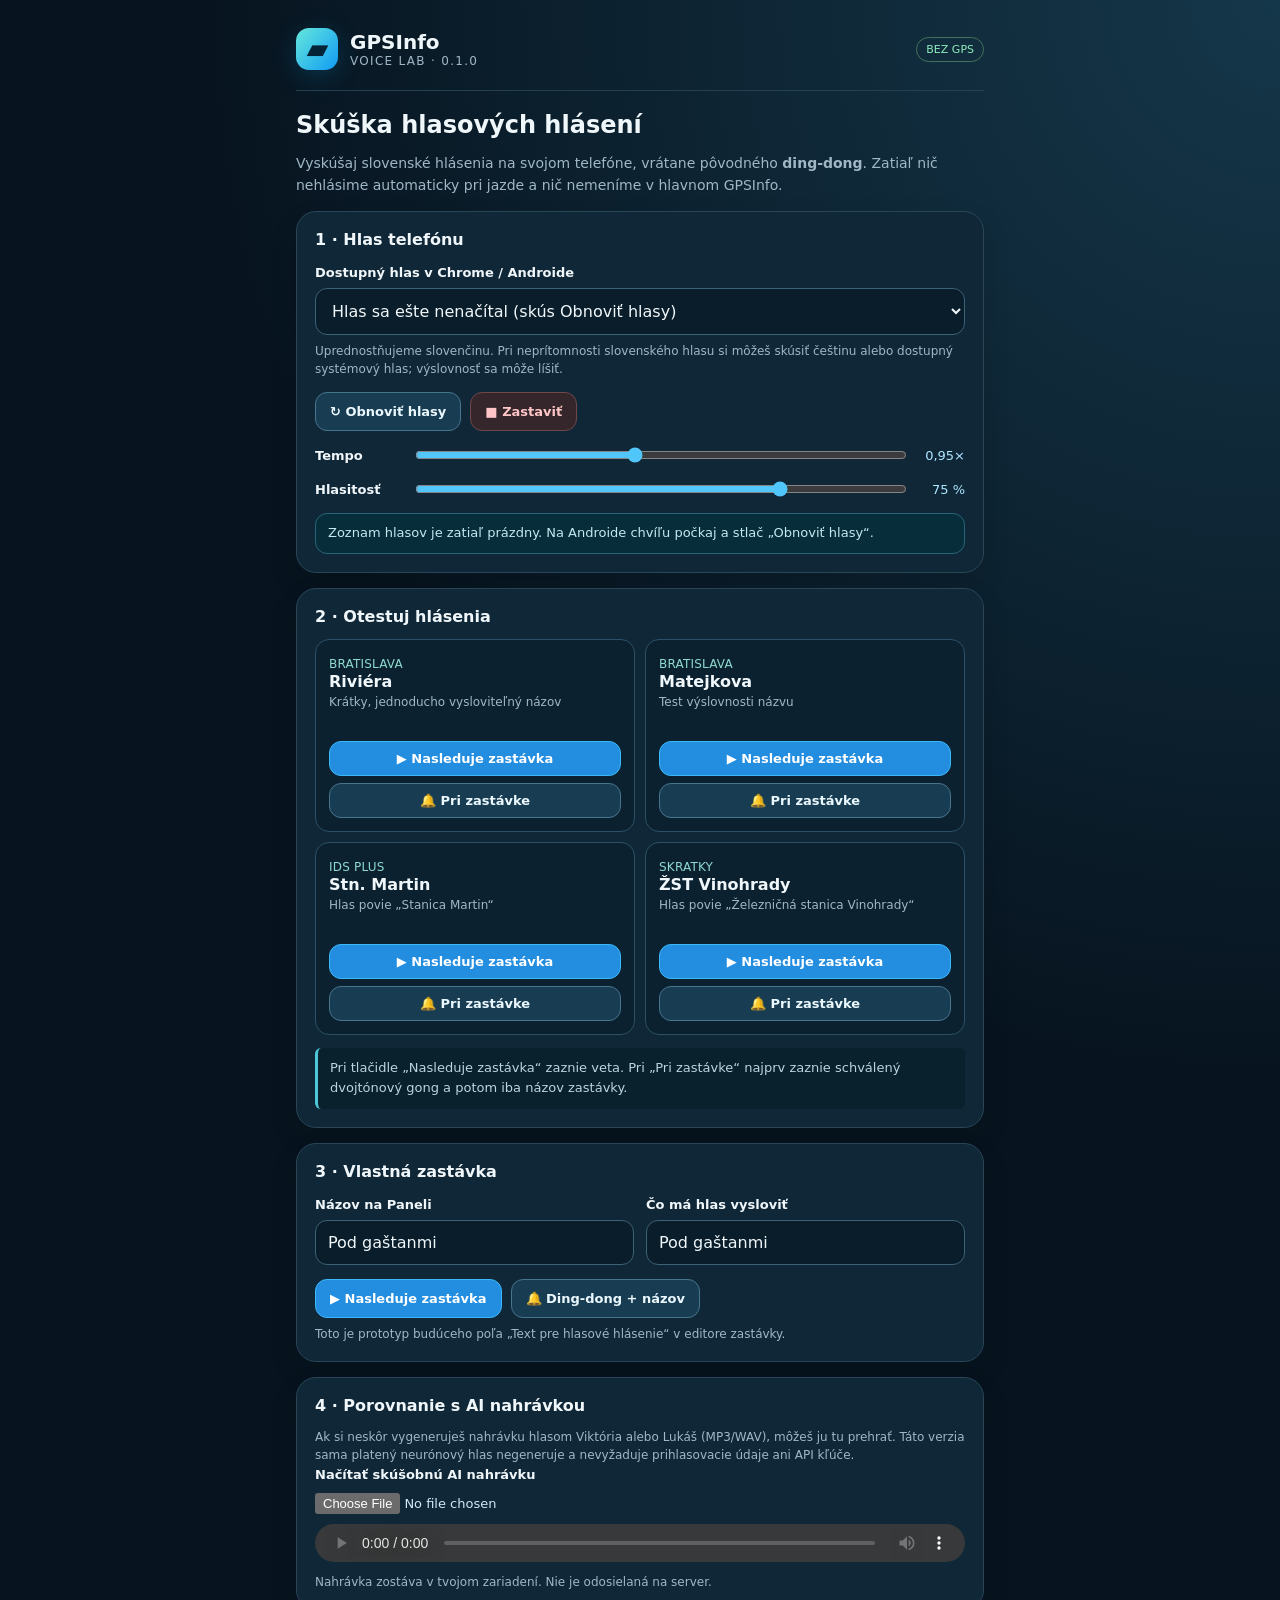
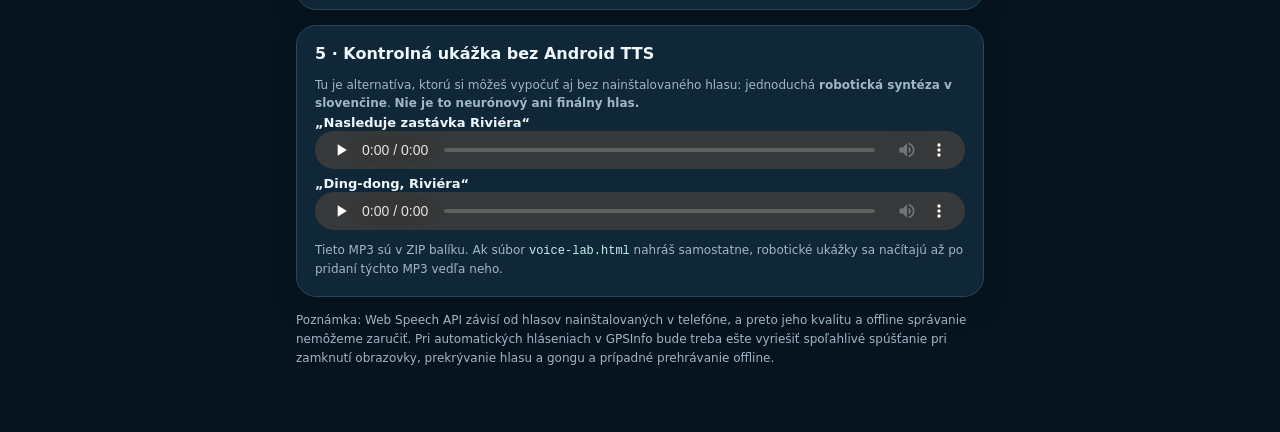
<file: voice-lab.html>
<!doctype html>
<html lang="sk"><head><meta charset="utf-8"><meta name="viewport" content="width=device-width,initial-scale=1,viewport-fit=cover"><meta name="theme-color" content="#07141f"><title>GPSInfo · Voice Lab 0.1.0</title>
<style>
:root{font-family:Inter,Roboto,system-ui,-apple-system,'Segoe UI',sans-serif;color-scheme:dark;--bg:#07141f;--panel:#102636;--border:#294655;--ink:#f0f7fa;--muted:#a0b7c6;--blue:#2999f8;--cyan:#65dedf}*{box-sizing:border-box}body{margin:0;background:radial-gradient(circle at top right,#15374a 0,transparent 45%),var(--bg);color:var(--ink);padding:0 0 45px}button,input,select{font:inherit}button{cursor:pointer}button:disabled{opacity:.38;cursor:not-allowed}.shell{max-width:720px;margin:auto;padding:20px 16px}.head{display:flex;align-items:center;gap:12px;padding:8px 0 20px;border-bottom:1px solid #234151}.logo{width:42px;height:42px;background:linear-gradient(130deg,#65e8dc,#109bf4);border-radius:13px;display:grid;place-items:center;color:#042337;font-weight:1000;font-size:26px;box-shadow:0 6px 24px #0a99df35}.headstrong{font-size:20px;font-weight:750}.version{font-size:12px;letter-spacing:1.3px;color:var(--muted)}.labpill{margin-left:auto;color:#8eebba;border:1px solid #42725b;border-radius:50px;padding:5px 9px;font-size:11px}.lead{font-size:14px;line-height:1.55;color:var(--muted)}h1{font-size:24px;margin:20px 0 8px}h2{font-size:16px;margin:0 0 13px}section{background:#102737;border:1px solid #284658;border-radius:20px;padding:18px;margin-top:15px;box-shadow:0 12px 28px #0002}label{font-weight:650;font-size:13px}select,input[type=text]{width:100%;border:1px solid #3c6276;background:#091d2a;border-radius:12px;padding:12px;color:var(--ink);min-width:0;margin:7px 0 0;outline-offset:3px}.inputrow{display:grid;grid-template-columns:1fr 1fr;gap:12px}.sliderow{display:grid;grid-template-columns:88px 1fr 50px;gap:10px;align-items:center;margin-top:14px}.sliderow label{font-size:13px}.sliderow input{width:100%;accent-color:#51c6fa}.sliderow output{font-variant-numeric:tabular-nums;text-align:right;color:#aee6ff;font-size:13px}.subtle{font-size:12px;color:var(--muted);line-height:1.5;margin:7px 0 0}.status{padding:10px 12px;background:#082d3a;border:1px solid #286477;border-radius:12px;font-size:13px;line-height:1.45;color:#c3e9f2;margin:14px 0 0}.controls{display:flex;flex-wrap:wrap;gap:9px;margin-top:14px}.btn{border:1px solid #48758e;border-radius:12px;padding:11px 14px;background:#183c52;color:#ebf9ff;font-weight:720;font-size:13px}.btn.primary{background:#238de0;color:white;border-color:#3bb9fa}.btn.danger{background:#34262a;border-color:#70474a;color:#ffc5c7}.samples{display:grid;grid-template-columns:1fr 1fr;gap:10px;margin-top:13px}.sample{border:1px solid #2c5167;background:#0b2130;border-radius:14px;padding:13px}.sample b{font-size:16px;display:block}.sample small{display:block;font-size:12px;color:#9fb7c6;margin:4px 0 9px;min-height:30px}.sample .btn{padding:9px 10px;width:100%;text-align:center;margin-top:7px}.special{border-color:#4b758c}.optline{display:flex;gap:8px;align-items:start;padding-top:14px;color:var(--muted);font-size:13px}.optline input{accent-color:var(--cyan);width:19px;height:19px}.fileinput{width:100%;font-size:13px;margin:10px 0;color:#cfeaf6}.reader{width:100%;height:38px}.foot{margin:14px 0 0;color:#a0b5c4;font-size:12px;line-height:1.6}.tag{color:#8edacf;font-size:12px;letter-spacing:.2px}.hint{background:#09212c;border-left:3px solid #4bc7d7;border-radius:6px;padding:10px 12px;font-size:13px;line-height:1.55;color:#bbd5df;margin-top:13px}.link{color:#76d2fa}code{color:#c3efef}@media(max-width:460px){h1{font-size:22px}.inputrow{grid-template-columns:1fr}.samples{grid-template-columns:1fr}.sample small{min-height:0}.labpill{font-size:10px}.sliderow{grid-template-columns:75px 1fr 43px}}
</style></head><body><main class="shell">
<header class="head"><div class="logo">▰</div><div><div class="headstrong">GPSInfo</div><div class="version">VOICE LAB · 0.1.0</div></div><span class="labpill">BEZ GPS</span></header>
<h1>Skúška hlasových hlásení</h1><p class="lead">Vyskúšaj slovenské hlásenia na svojom telefóne, vrátane pôvodného <strong>ding-dong</strong>. Zatiaľ nič nehlásime automaticky pri jazde a nič nemeníme v hlavnom GPSInfo.</p>
<section><h2>1 · Hlas telefónu</h2><label for="voice">Dostupný hlas v Chrome / Androide</label><select id="voice" aria-label="Výber hlasu"><option value="">Načítavam hlasy…</option></select><p class="subtle">Uprednostňujeme slovenčinu. Pri neprítomnosti slovenského hlasu si môžeš skúsiť češtinu alebo dostupný systémový hlas; výslovnosť sa môže líšiť.</p><div class="controls"><button class="btn" id="reloadVoices" type="button">↻ Obnoviť hlasy</button><button class="btn danger" id="stop" type="button">■ Zastaviť</button></div><div class="sliderow"><label for="speed">Tempo</label><input id="speed" type="range" min="0.75" max="1.20" step="0.05" value="0.95"><output id="speedVal">0,95×</output></div><div class="sliderow"><label for="volume">Hlasitosť</label><input id="volume" type="range" min="0" max="100" step="5" value="75"><output id="volumeVal">75 %</output></div><div id="status" class="status" role="status">Čakám na dostupné hlasy…</div></section>
<section><h2>2 · Otestuj hlásenia</h2><div class="samples" id="samples">
<div class="sample"><span class="tag">BRATISLAVA</span><b>Riviéra</b><small>Krátky, jednoducho vysloviteľný názov</small><button class="btn primary" data-announce="Riviéra" type="button">▶ Nasleduje zastávka</button><button class="btn" data-arrival="Riviéra" type="button">🔔 Pri zastávke</button></div>
<div class="sample"><span class="tag">BRATISLAVA</span><b>Matejkova</b><small>Test výslovnosti názvu</small><button class="btn primary" data-announce="Matejkova" type="button">▶ Nasleduje zastávka</button><button class="btn" data-arrival="Matejkova" type="button">🔔 Pri zastávke</button></div>
<div class="sample"><span class="tag">IDS PLUS</span><b>Stn. Martin</b><small>Hlas povie „Stanica Martin“</small><button class="btn primary" data-announce="Stanica Martin" type="button">▶ Nasleduje zastávka</button><button class="btn" data-arrival="Stanica Martin" type="button">🔔 Pri zastávke</button></div>
<div class="sample"><span class="tag">SKRATKY</span><b>ŽST Vinohrady</b><small>Hlas povie „Železničná stanica Vinohrady“</small><button class="btn primary" data-announce="Železničná stanica Vinohrady" type="button">▶ Nasleduje zastávka</button><button class="btn" data-arrival="Železničná stanica Vinohrady" type="button">🔔 Pri zastávke</button></div>
</div>
<div class="hint">Pri tlačidle „Nasleduje zastávka“ zaznie veta. Pri „Pri zastávke“ najprv zaznie schválený dvojtónový gong a potom iba názov zastávky.</div></section>
<section><h2>3 · Vlastná zastávka</h2><div class="inputrow"><div><label for="stopName">Názov na Paneli</label><input type="text" id="stopName" value="Pod gaštanmi" maxlength="90"></div><div><label for="spokenName">Čo má hlas vysloviť</label><input type="text" id="spokenName" value="Pod gaštanmi" maxlength="160"></div></div><div class="controls"><button class="btn primary" id="customNext" type="button">▶ Nasleduje zastávka</button><button class="btn" id="customArrive" type="button">🔔 Ding-dong + názov</button></div><p class="subtle">Toto je prototyp budúceho poľa „Text pre hlasové hlásenie“ v editore zastávky.</p></section>
<section><h2>4 · Porovnanie s AI nahrávkou</h2><p class="subtle">Ak si neskôr vygeneruješ nahrávku hlasom Viktória alebo Lukáš (MP3/WAV), môžeš ju tu prehrať. Táto verzia sama platený neurónový hlas negeneruje a nevyžaduje prihlasovacie údaje ani API kľúče.</p><label for="voiceFile">Načítať skúšobnú AI nahrávku</label><input class="fileinput" type="file" id="voiceFile" accept="audio/*"><audio id="userAudio" class="reader" controls preload="metadata"></audio><p class="subtle">Nahrávka zostáva v tvojom zariadení. Nie je odosielaná na server.</p></section>
<section><h2>5 · Kontrolná ukážka bez Android TTS</h2><p class="subtle">Tu je alternatíva, ktorú si môžeš vypočuť aj bez nainštalovaného hlasu: jednoduchá <strong>robotická syntéza v slovenčine</strong>. <strong>Nie je to neurónový ani finálny hlas.</strong></p><label for="baseline">„Nasleduje zastávka Riviéra“</label><audio class="reader" id="baseline" controls preload="none" src="nasleduje-riviera-zaklad.mp3"></audio><label for="baselineArrival">„Ding-dong, Riviéra“</label><audio class="reader" id="baselineArrival" controls preload="none" src="gong-a-riviera-zaklad.mp3"></audio><p class="subtle">Tieto MP3 sú v ZIP balíku. Ak súbor <code>voice-lab.html</code> nahráš samostatne, robotické ukážky sa načítajú až po pridaní týchto MP3 vedľa neho.</p></section>
<p class="foot">Poznámka: Web Speech API závisí od hlasov nainštalovaných v telefóne, a preto jeho kvalitu a offline správanie nemôžeme zaručiť. Pri automatických hláseniach v GPSInfo bude treba ešte vyriešiť spoľahlivé spúšťanie pri zamknutí obrazovky, prekrývanie hlasu a gongu a prípadné prehrávanie offline.</p>
<audio id="ding" preload="auto" src="[data-uri]"></audio>
</main>
<script>
(()=>{'use strict';
const $=id=>document.getElementById(id);
const synth='speechSynthesis' in window?window.speechSynthesis:null;
let voices=[],currentToken=0,objectUrl=null;
const status=message=>{$('status').textContent=message};
const voiceSort=(a,b)=>{const score=v=>v.lang.toLowerCase().startsWith('sk')?0:v.lang.toLowerCase().startsWith('cs')?1:2;return score(a)-score(b)||a.lang.localeCompare(b.lang)||a.name.localeCompare(b.name)};
function loadVoices(){
 if(!synth){$('voice').innerHTML='<option>Nepodporovaná syntéza reči</option>';status('Tento prehliadač nepodporuje Web Speech API. Môžeš si vypočuť MP3 v sekcii 5.');return;}
 const priorVoice=voices[Number($('voice').value)]?.voiceURI||null;voices=synth.getVoices().slice().sort(voiceSort);$('voice').replaceChildren();
 if(!voices.length){const opt=new Option('Hlas sa ešte nenačítal (skús Obnoviť hlasy)','');$('voice').append(opt);status('Zoznam hlasov je zatiaľ prázdny. Na Androide chvíľu počkaj a stlač „Obnoviť hlasy“.');return;}
 voices.forEach((v,i)=>{$('voice').append(new Option(`${v.lang.toUpperCase()} · ${v.name}${v.localService?' · offline možný':''}`,String(i)))});
 const prevIndex=priorVoice?voices.findIndex(v=>v.voiceURI===priorVoice):-1;if(prevIndex>=0)$('voice').value=String(prevIndex);
 const chosen=voices.findIndex(v=>v.lang.toLowerCase().startsWith('sk'));if(prevIndex<0)$('voice').value=String(chosen>=0?chosen:0);
 const sk=voices.filter(v=>v.lang.toLowerCase().startsWith('sk')).length;
 status(sk?`Našiel som ${sk} slovenský hlas/hlasy. Vyber si hlas a spusti ukážku.`:'Slovenský hlas sa v zozname nenašiel. Pre porovnanie môžeš skúsiť dostupný hlas, výslovnosť nemusí byť slovenská.');
}
function stop(){currentToken++;if(synth)synth.cancel();const ding=$('ding');ding.pause();ding.currentTime=0;}
function say(text,withGong=false){
 if(!synth){status('Syntéza reči nie je dostupná. Použi robotické MP3 v sekcii 5.');return;}
 stop();const token=currentToken;const u=new SpeechSynthesisUtterance(text);const index=Number($('voice').value);
 if(voices[index]){u.voice=voices[index];u.lang=voices[index].lang;}else u.lang='sk-SK';
 u.rate=Number($('speed').value);u.volume=Number($('volume').value)/100;u.pitch=1;
 u.onstart=()=>{if(token===currentToken)status('Prehrávam: '+text)};
 u.onend=()=>{if(token===currentToken)status('Ukážka dohrala: '+text)};
 u.onerror=e=>{if(token===currentToken&&e.error!=='interrupted'&&e.error!=='canceled')status('Hlasový systém hlási chybu: '+(e.error||'neznáma'))};
 if(!withGong){synth.speak(u);return;}
 const ding=$('ding');ding.pause();ding.currentTime=0;ding.volume=Number($('volume').value)/100;
 status('Prehrávam gong; potom: '+text);
 // With sticky user activation in modern Chrome/Android the speech synthesis may start after the sound ends.
 const startVoice=()=>{ding.removeEventListener('ended',startVoice);if(token!==currentToken)return;synth.speak(u)};
 ding.addEventListener('ended',startVoice,{once:true});
 ding.play().catch(e=>{ding.removeEventListener('ended',startVoice);if(token===currentToken){status('Gong nie je možné prehrať: '+e.message+'; púšťam len hlas.');synth.speak(u)}});
}
$('samples').addEventListener('click',e=>{const b=e.target.closest('button');if(!b)return;if(b.hasAttribute('data-announce'))say('Nasleduje zastávka '+b.dataset.announce+'.');if(b.hasAttribute('data-arrival'))say(b.dataset.arrival+'.',true)});
$('customNext').addEventListener('click',()=>say('Nasleduje zastávka '+$('spokenName').value.trim()+'.'));
$('customArrive').addEventListener('click',()=>say($('spokenName').value.trim()+'.',true));
$('reloadVoices').addEventListener('click',loadVoices);$('stop').addEventListener('click',()=>{stop();status('Prehrávanie zastavené.')});
$('speed').addEventListener('input',()=>{$('speedVal').textContent=Number($('speed').value).toFixed(2).replace('.',',')+'×'});
$('volume').addEventListener('input',()=>{$('volumeVal').textContent=$('volume').value+' %'});
$('voiceFile').addEventListener('change',()=>{const f=$('voiceFile').files?.[0];if(objectUrl){URL.revokeObjectURL(objectUrl);objectUrl=null;}if(!f){$('userAudio').removeAttribute('src');return;}if(!f.type.startsWith('audio/')){status('Vyber zvukový súbor MP3, WAV alebo iný podporovaný formát.');return;}objectUrl=URL.createObjectURL(f);$('userAudio').src=objectUrl;status('Načítaná lokálna nahrávka: '+f.name)});
if(synth){synth.addEventListener?.('voiceschanged',loadVoices)}
loadVoices();window.addEventListener('pagehide',()=>{stop();if(objectUrl)URL.revokeObjectURL(objectUrl)});
})();
</script></body></html>
</file>
<file: viadeck-companies.css>
:root{color-scheme:dark;--bg:#07141e;--card:#102736;--surface:#0b1c29;--line:#355666;--ink:#effaff;--muted:#a4bfcd;--accent:#50c4e6;--green:#74e6ae;font:15px/1.5 system-ui,-apple-system,'Segoe UI',sans-serif;background:var(--bg);color:var(--ink)}*{box-sizing:border-box}[hidden]{display:none!important}body{margin:0;background:radial-gradient(ellipse at 95% -10%,#164563 0%,transparent 55%),var(--bg);min-height:100vh}header,main{max-width:1090px;margin:auto;padding:20px}header{display:flex;align-items:center;justify-content:space-between;gap:12px;border-bottom:1px solid #28485a}header h1{margin:0;font-size:26px}.kicker{color:#8fddf3;letter-spacing:.13em;font-weight:800;font-size:11px}.card{background:var(--card);border:1px solid var(--line);border-radius:18px;padding:20px;margin:17px 0;box-shadow:0 12px 30px #0002}.card h2{margin:0 0 12px;font-size:21px}.card h3{margin:16px 0 9px;font-size:17px}.titleline{display:flex;align-items:center;gap:14px;justify-content:space-between;flex-wrap:wrap}.muted{color:var(--muted)}.small{font-size:12px}.notice{border:1px solid #3c7288;color:#caebf6;background:#0d3345;padding:13px;border-radius:11px}.notice.error{border-color:#b76870;color:#ffc7cd}.notice.ok{border-color:#388566;color:#a8f7cf}.cols{display:grid;grid-template-columns:repeat(2,minmax(0,1fr));gap:13px}label{display:block;color:#b9dbe9;font-size:13px;font-weight:600}input,select{width:100%;margin-top:5px;border:1px solid #4f839d;border-radius:9px;background:#081d2b;padding:12px;color:#fff;font:inherit;min-width:0}button,.outline,.upload{background:#176a95;border:1px solid #54aed4;color:#fff;border-radius:9px;padding:10px 13px;font:700 13px system-ui;cursor:pointer;text-decoration:none;display:inline-flex;align-items:center;justify-content:center;min-height:41px;margin:4px 4px 4px 0}.outline,.upload{background:#153849;border-color:#487b96}button:hover,.outline:hover{filter:brightness(1.13)}button:disabled{opacity:.5;cursor:default}.tiles{display:grid;grid-template-columns:repeat(auto-fit,minmax(220px,1fr));gap:10px;margin:12px 0}.tile{background:var(--surface);border:1px solid #355566;border-radius:12px;padding:13px;display:grid;gap:7px}.tile strong{font-size:16px}.pill{background:#14536a;border:1px solid #51899f;color:#c5f6ff;padding:3px 9px;border-radius:99px;font-weight:800;font-size:11px}.items{display:grid;gap:9px}.item{display:flex;align-items:center;gap:9px;justify-content:space-between;flex-wrap:wrap;padding:11px;background:var(--surface);border:1px solid #294c5f;border-radius:11px}.item .meta{flex:1;min-width:170px}.item .meta strong{display:block}.item .meta small{display:block;color:#a5c2d2}.item .controls{display:flex;gap:5px;flex-wrap:wrap;align-items:center}.item .controls select{width:auto;margin:0;padding:9px}.subcard{background:#0b202e;border-radius:14px;border:1px solid #315364;margin-top:16px;padding:15px}.actions{display:flex;gap:6px;flex-wrap:wrap}code{color:#a7efff;font-size:12px;overflow-wrap:anywhere}pre{white-space:pre-wrap;overflow-wrap:anywhere;background:#071821;padding:12px;border-radius:10px}footer{margin-top:32px;color:#7eacbf;font-size:12px}@media(max-width:600px){header,main{padding:12px}.card{padding:14px}.cols{grid-template-columns:1fr}.item{align-items:flex-start}}
</file>
